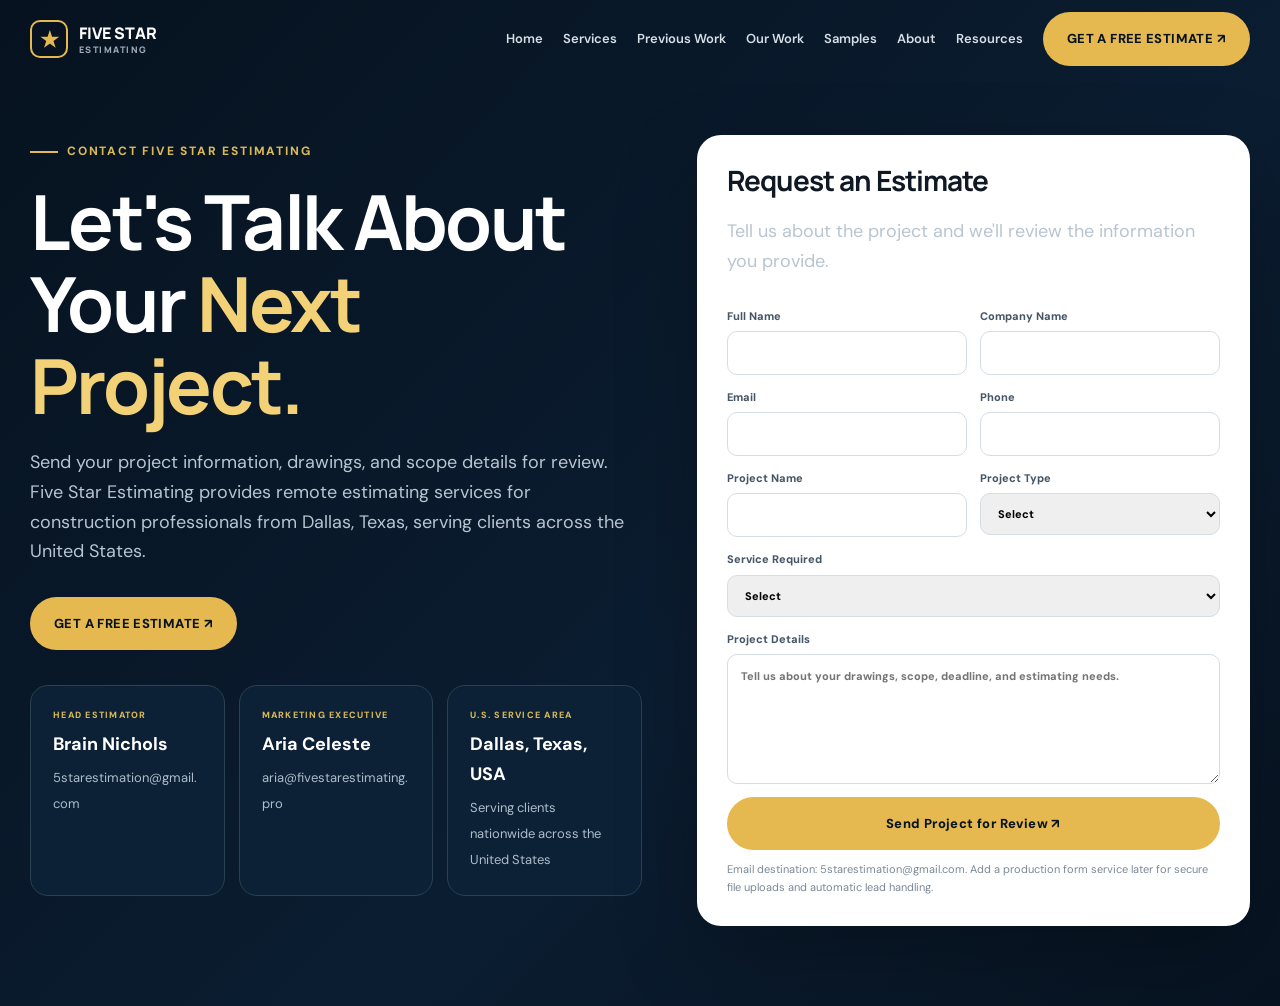
<file: contact.html>
<!DOCTYPE html>
<html lang="en">
<head>
<meta charset="UTF-8">
<meta name="viewport" content="width=device-width, initial-scale=1.0">
<title>Contact | Five Star Estimating</title>
<meta name="description" content="Contact Five Star Estimating for construction estimating, quantity takeoffs, material takeoffs, cost estimating and bid preparation support.">
<link rel="preconnect" href="https://fonts.googleapis.com">
<link rel="preconnect" href="https://fonts.gstatic.com" crossorigin>
<link href="https://fonts.googleapis.com/css2?family=DM+Sans:wght@400;500;600;700&family=Manrope:wght@500;600;700;800&display=swap" rel="stylesheet">
<link rel="stylesheet" href="style.css">
<style>
.contact-page{min-height:100vh;background:linear-gradient(135deg,#06121f,#0b1d31 60%,#071321);color:#fff;padding:135px 0 80px}
.contact-hero{display:grid;grid-template-columns:1.05fr .95fr;gap:55px;align-items:start}
.contact-hero h1{font-size:clamp(45px,6vw,76px);max-width:760px}
.contact-hero h1 em{font-style:normal;color:#f3d277}
.contact-hero>div>p{font-size:18px;color:#b8c5d1;max-width:680px;margin:22px 0 30px}
.contact-grid{display:grid;grid-template-columns:repeat(3,1fr);gap:14px;margin-top:35px}
.contact-card{background:#0c2135;border:1px solid #294152;border-radius:18px;padding:22px}
.contact-card .small{display:block;font-size:9px;letter-spacing:.14em;color:#d9b957;font-weight:800;margin-bottom:7px}
.contact-card strong{display:block;font-size:18px;margin-bottom:4px}
.contact-card a,.contact-card span{color:#aebdc9;font-size:13px;word-break:break-word}
.contact-card a:hover{color:#f3d277}
.contact-form-wrap{background:#fff;color:#101923;border-radius:24px;padding:30px;box-shadow:0 30px 80px rgba(0,0,0,.25)}
.contact-form-wrap h2{font-size:28px;margin-bottom:6px}
.contact-form-wrap p{font-size:13px;color:#687789;margin-bottom:20px}
.contact-form{display:grid;grid-template-columns:1fr 1fr;gap:13px}
.contact-form .full{grid-column:1/-1}
.contact-form label{display:flex;flex-direction:column;gap:6px;font-size:11px;font-weight:800;color:#465666}
.contact-form input,.contact-form select,.contact-form textarea{border:1px solid #d5dde4;border-radius:10px;padding:12px 13px;outline:0}
.contact-form textarea{min-height:130px;resize:vertical}
.contact-note{font-size:11px!important;color:#7a8896!important;margin:10px 0 0!important}
@media(max-width:950px){.contact-hero{grid-template-columns:1fr}}
@media(max-width:650px){.contact-grid{grid-template-columns:1fr}.contact-form{grid-template-columns:1fr}.contact-form .full{grid-column:auto}.contact-page{padding-top:115px}}
</style>
</head>
<body>
<header id="header">
  <div class="container nav">
    <a class="logo" href="index.html" aria-label="Five Star Estimating home">
      <span class="logo-mark"></span><span>FIVE STAR<small>ESTIMATING</small></span>
    </a>
    <nav class="navlinks" aria-label="Main navigation">
      <a href="index.html">Home</a><a href="index.html#services">Services</a><a href="samples.html">Previous Work</a><a href="index.html#portfolio">Our Work</a>
      <a href="index.html#samples">Samples</a><a href="index.html#about">About</a><a href="index.html#resources">Resources</a>
      <a class="btn btn-gold" href="contact.html">GET A FREE ESTIMATE ↗</a>
    </nav>
    <a class="menu" href="index.html" aria-label="Return home">←</a>
  </div>
</header>
<main class="contact-page">
  <div class="container contact-hero">
    <div>
      <div class="eyebrow" style="color:#d9b957">Contact Five Star Estimating</div>
      <h1>Let's Talk About Your <em>Next Project.</em></h1>
      <p>Send your project information, drawings, and scope details for review. Five Star Estimating provides remote estimating services for construction professionals from Dallas, Texas, serving clients across the United States.</p>
      <div style="margin:22px 0 6px"><a class="btn btn-gold" href="#request-form">GET A FREE ESTIMATE ↗</a></div>
      <div class="contact-grid">
        <article class="contact-card"><span class="small">HEAD ESTIMATOR</span><strong>Brain Nichols</strong><a href="mailto:5starestimation@gmail.com">5starestimation@gmail.com</a></article>
        <article class="contact-card"><span class="small">MARKETING EXECUTIVE</span><strong>Aria Celeste</strong><a href="mailto:aria@fivestarestimating.pro">aria@fivestarestimating.pro</a></article>
        <article class="contact-card"><span class="small">U.S. SERVICE AREA</span><strong>Dallas, Texas, USA</strong><span>Serving clients nationwide across the United States</span></article>
      </div>
    </div>
    <div class="contact-form-wrap">
      <h2>Request an Estimate</h2>
      <p>Tell us about the project and we'll review the information you provide.</p>
      <form id="request-form" class="contact-form" action="mailto:5starestimation@gmail.com" method="post" enctype="text/plain">
        <label>Full Name<input name="Full Name" required></label>
        <label>Company Name<input name="Company Name"></label>
        <label>Email<input type="email" name="Email" required></label>
        <label>Phone<input name="Phone"></label>
        <label>Project Name<input name="Project Name"></label>
        <label>Project Type<select name="Project Type"><option value="">Select</option><option>Commercial</option><option>Residential</option><option>General Contractor</option><option>Subcontractor</option><option>Trade Project</option></select></label>
        <label class="full">Service Required<select name="Service Required"><option value="">Select</option><option>Quantity Takeoff</option><option>Material Takeoff</option><option>Construction Cost Estimating</option><option>Bid Preparation</option><option>Electrical Estimating</option><option>Plumbing Estimating</option><option>GC Estimating</option></select></label>
        <label class="full">Project Details<textarea name="Project Details" placeholder="Tell us about your drawings, scope, deadline, and estimating needs."></textarea></label>
        <button class="btn btn-gold full" type="submit">Send Project for Review ↗</button>
      </form>
      <p class="contact-note">Email destination: 5starestimation@gmail.com. Add a production form service later for secure file uploads and automatic lead handling.</p>
    </div>
  </div>
</main>
<script src="script.js" defer></script>
</body>
</html>
</file>
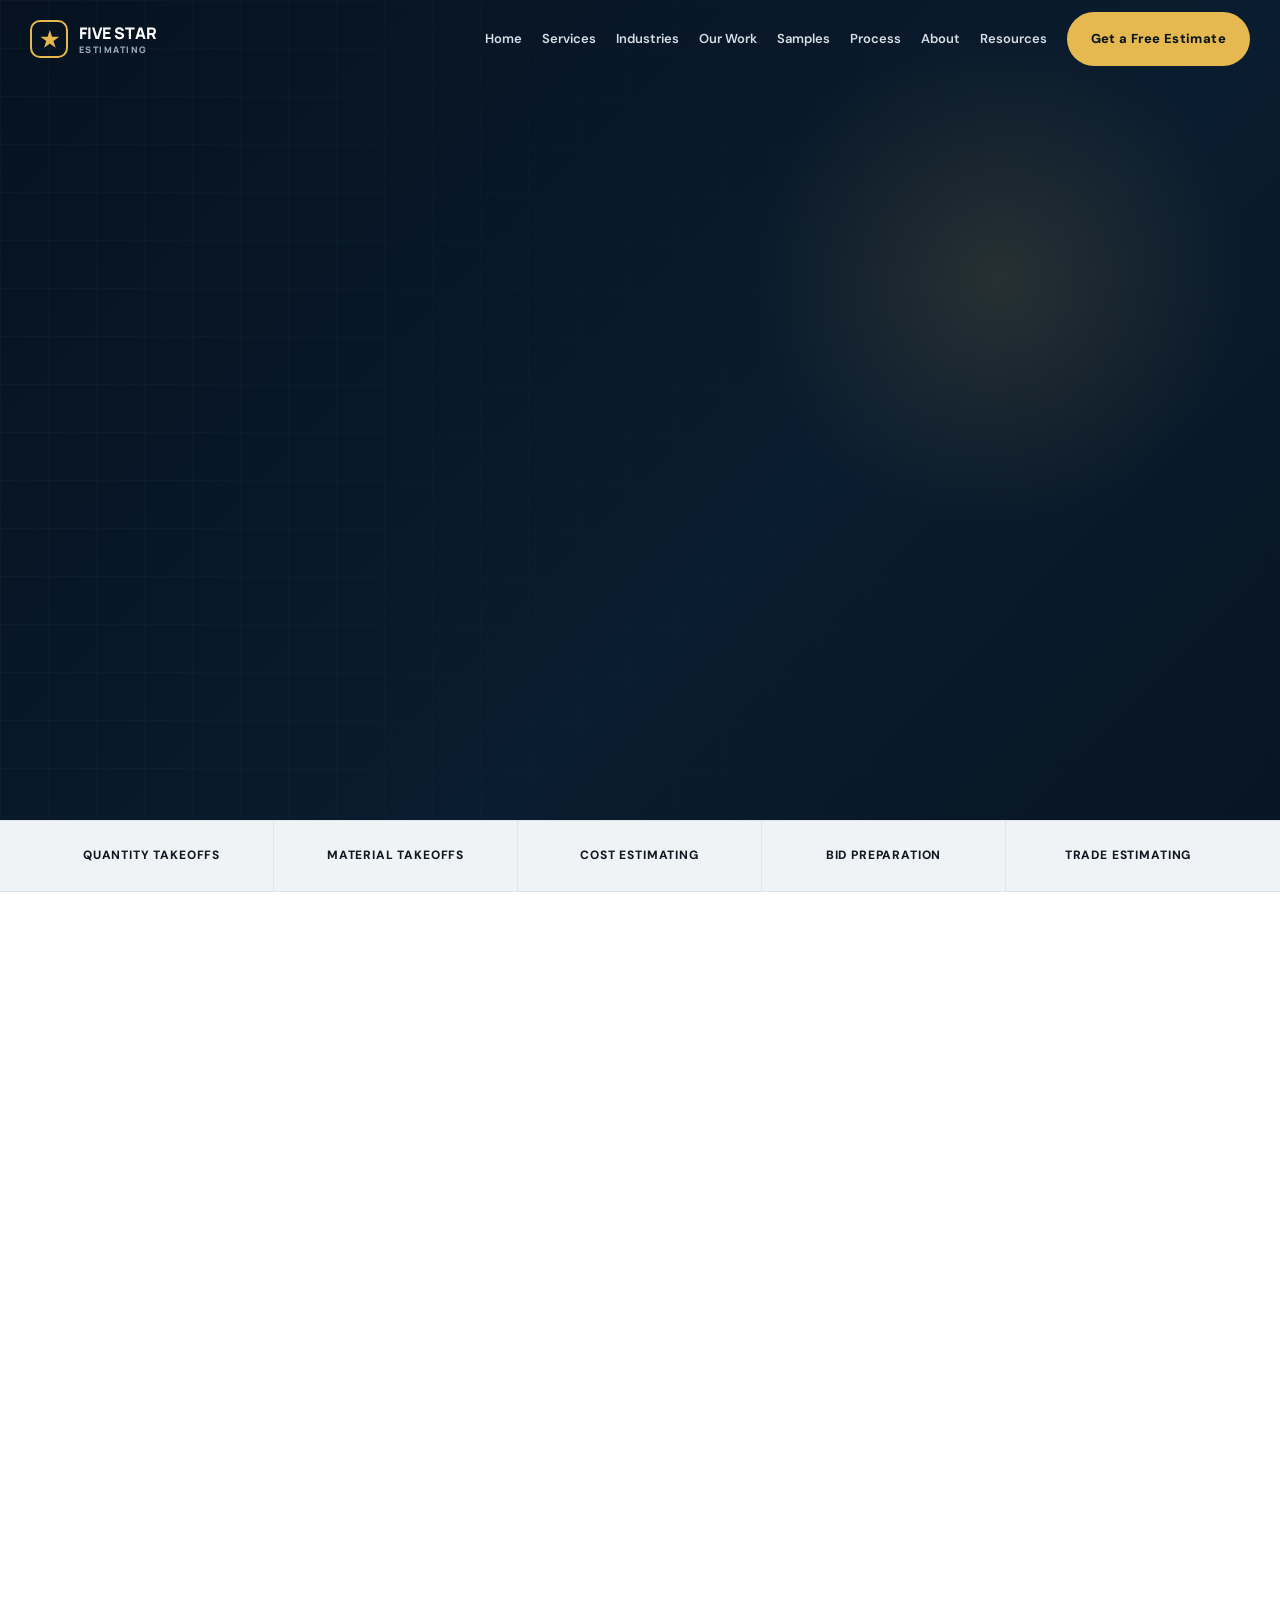
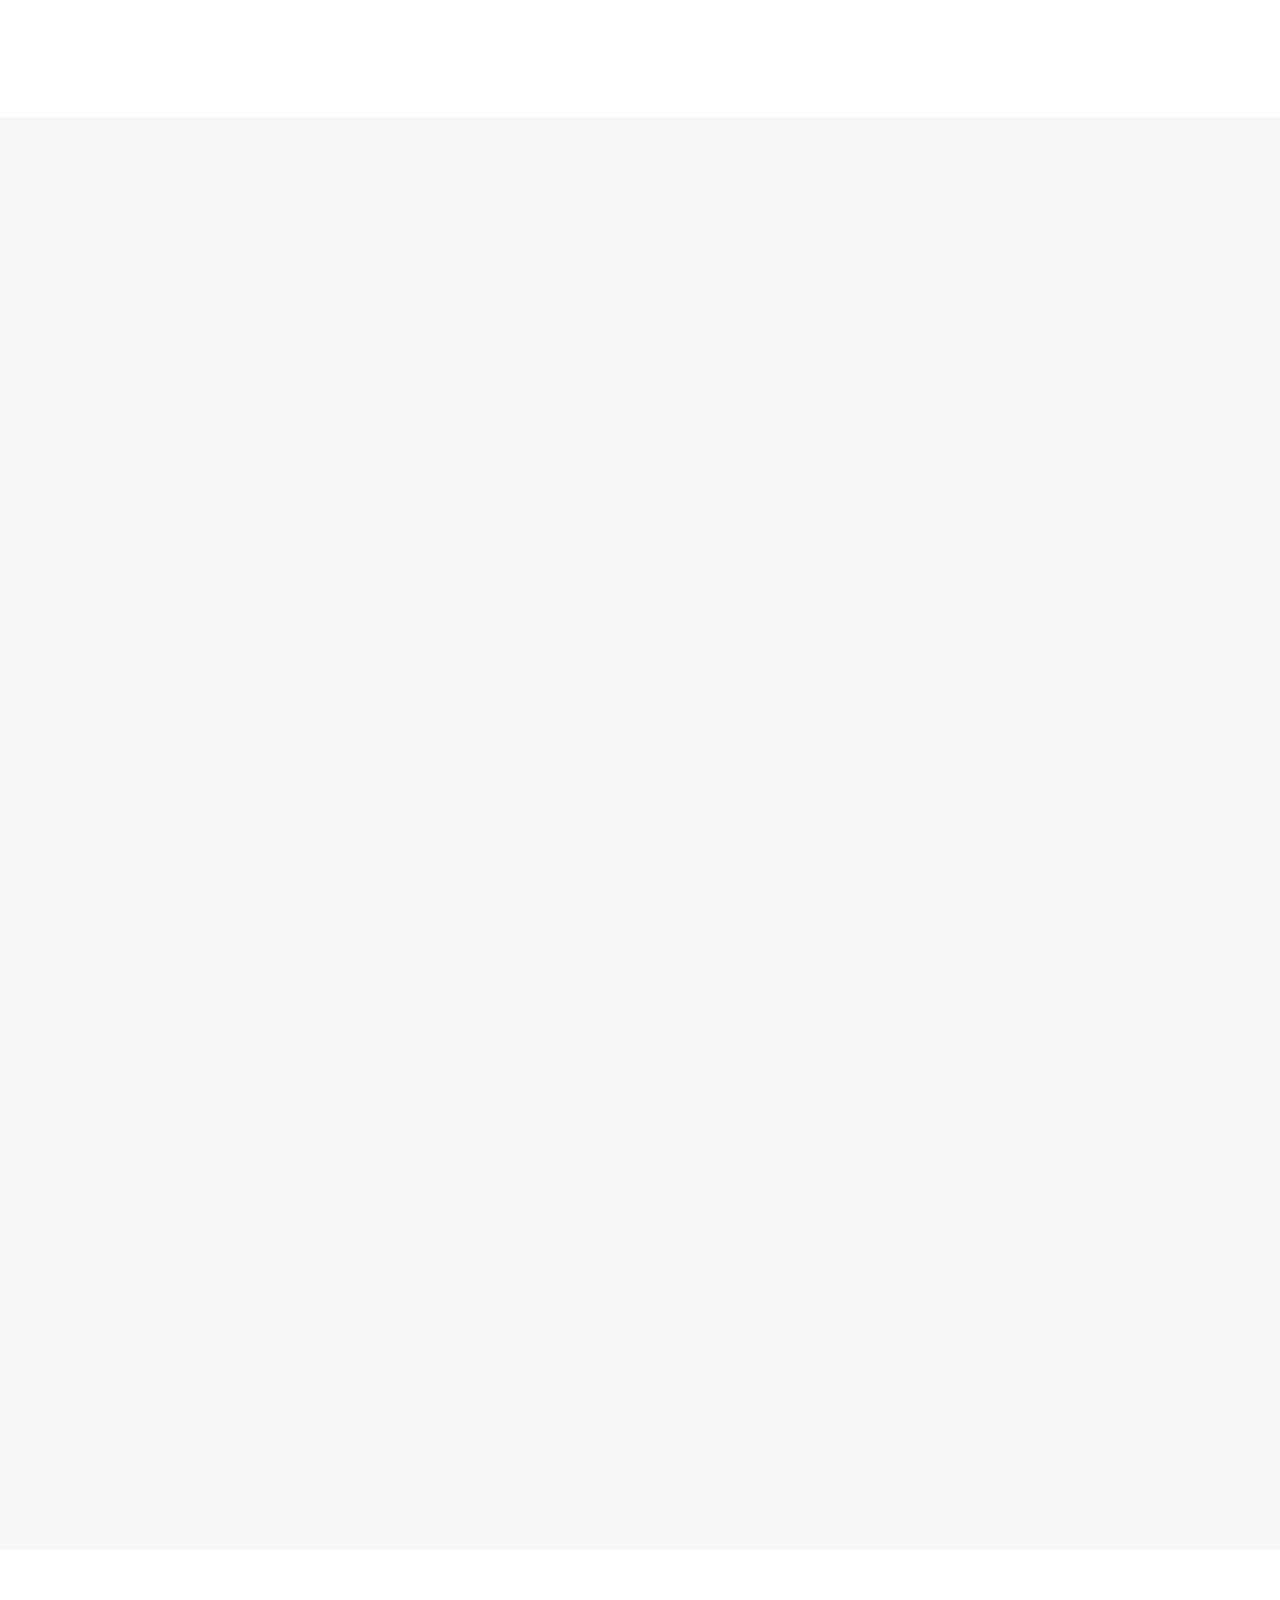
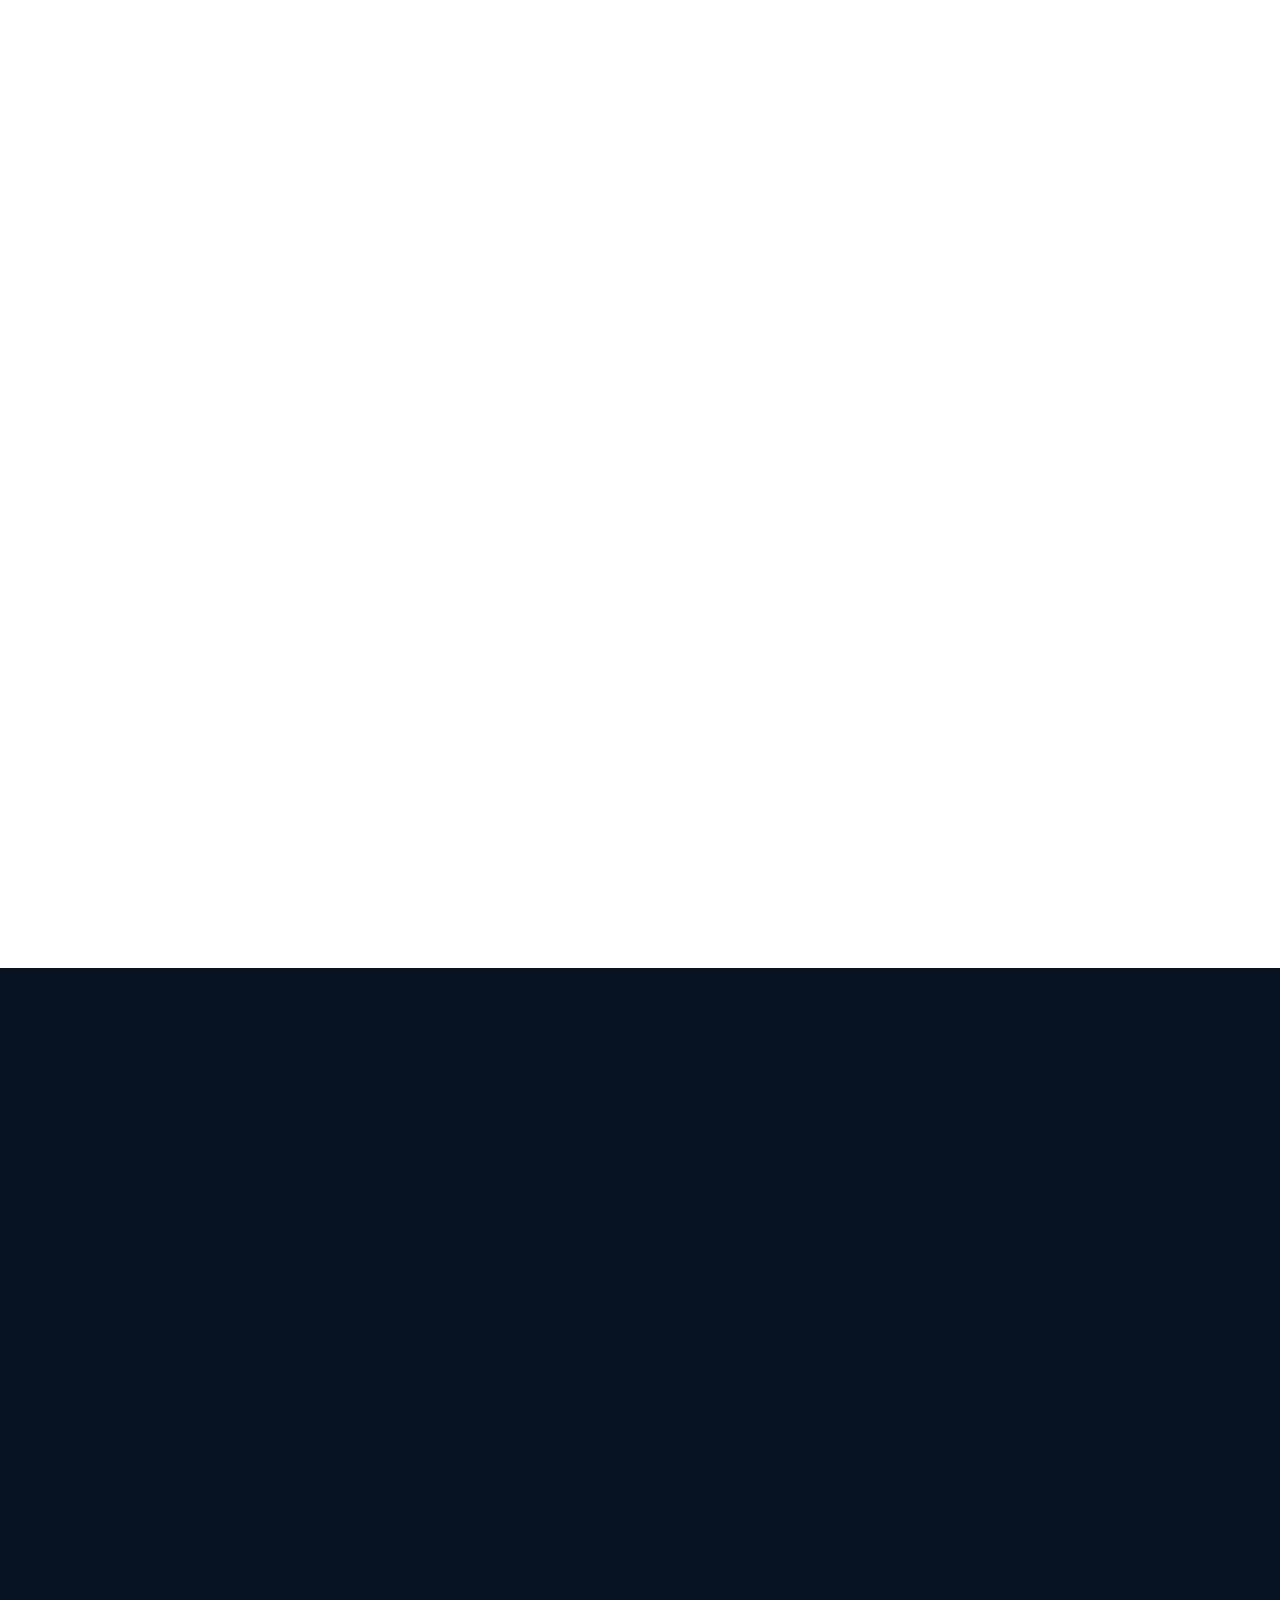
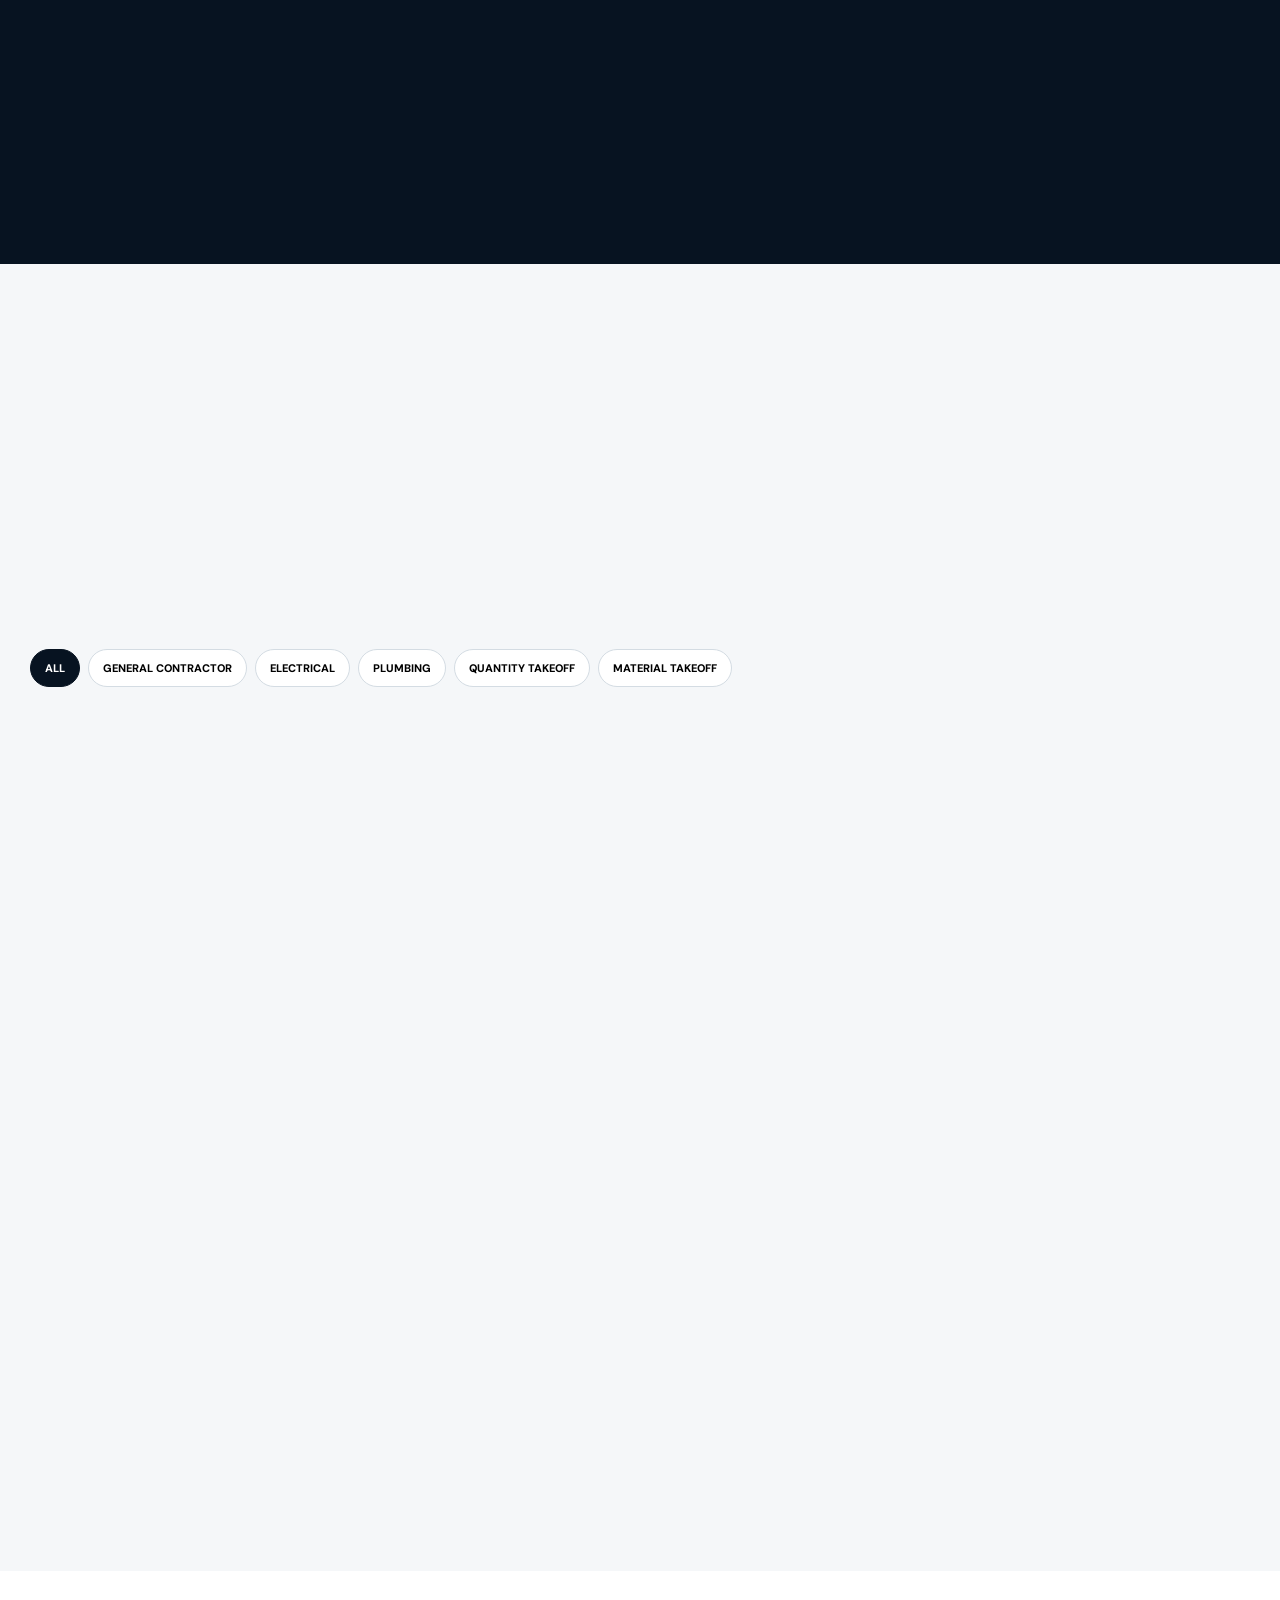
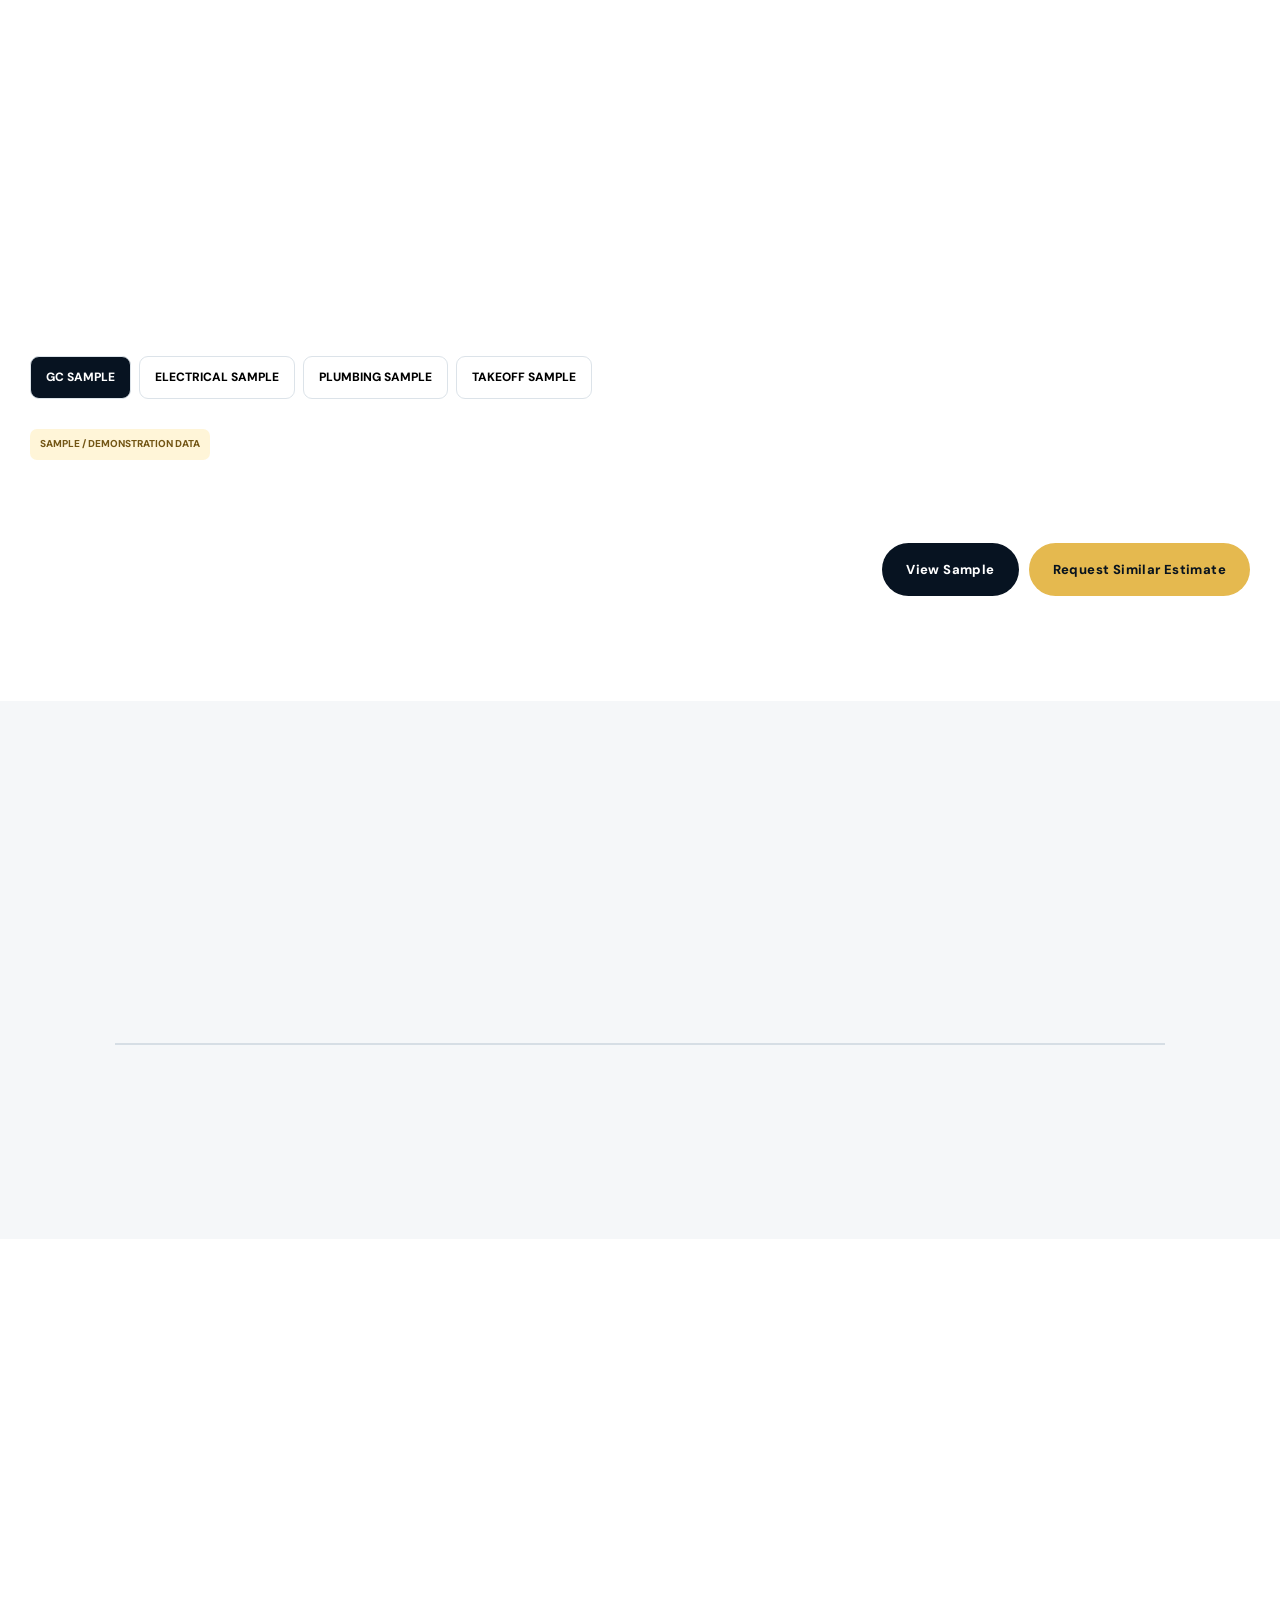
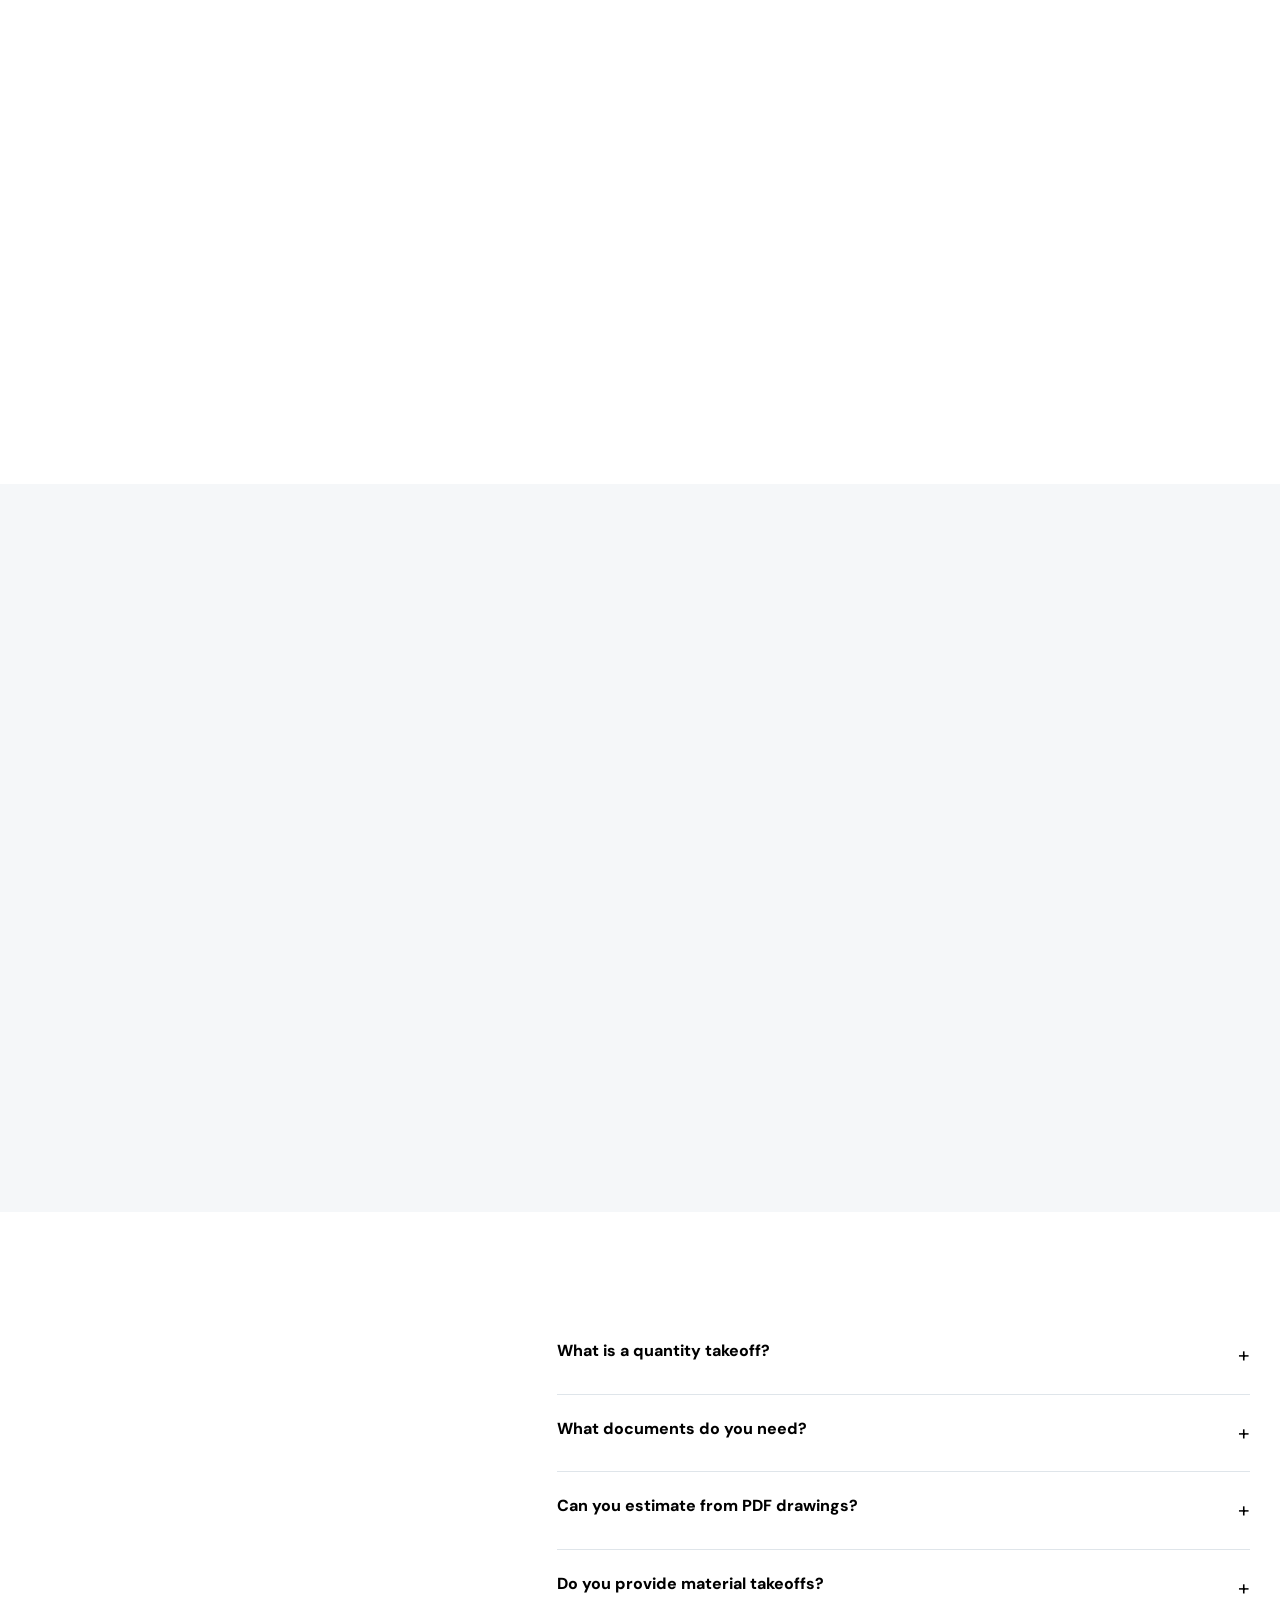
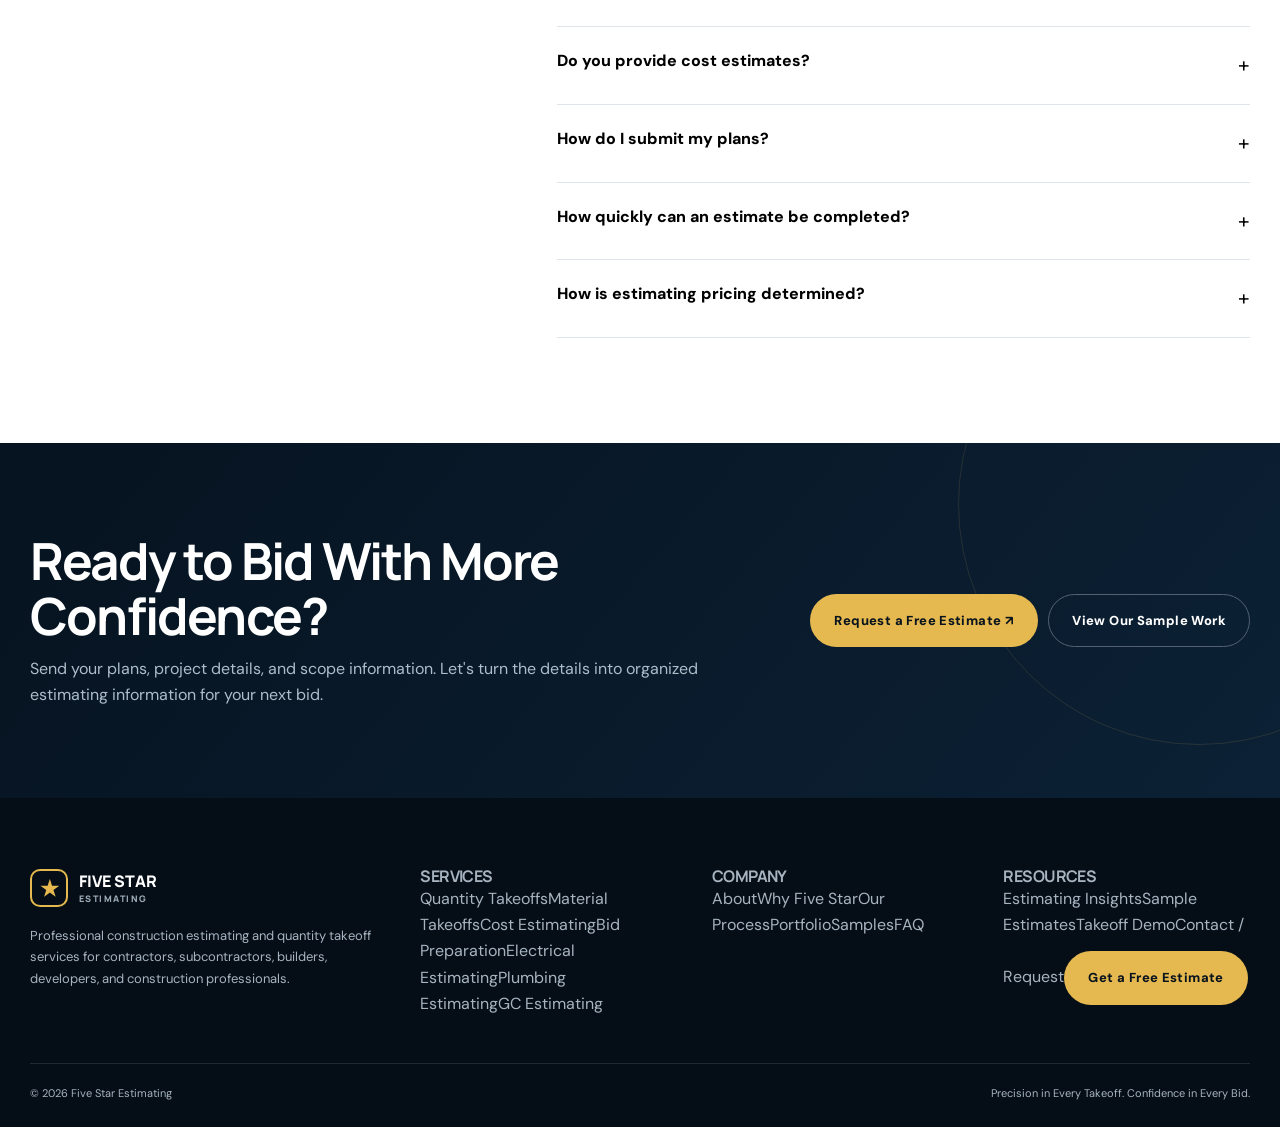
<file: Index.html.html>
<!DOCTYPE html>
<html lang="en">
<head>
<meta charset="UTF-8">
<meta name="viewport" content="width=device-width, initial-scale=1.0">
<title>Five Star Estimating | Construction Estimating & Quantity Takeoffs</title>
<meta name="description" content="Five Star Estimating provides professional construction estimating, quantity takeoffs, material takeoffs, cost estimating and bid preparation support.">
<meta name="keywords" content="construction estimating, quantity takeoff services, material takeoff, construction cost estimating, contractor estimating, electrical estimating, plumbing estimating, bid preparation">
<meta name="theme-color" content="#071321">
<meta property="og:title" content="Five Star Estimating">
<meta property="og:description" content="Precision in Every Takeoff. Confidence in Every Bid.">
<meta property="og:type" content="website">
<link rel="preconnect" href="https://fonts.googleapis.com">
<link rel="preconnect" href="https://fonts.gstatic.com" crossorigin>
<link href="https://fonts.googleapis.com/css2?family=DM+Sans:wght@400;500;600;700&family=Manrope:wght@500;600;700;800&display=swap" rel="stylesheet">

<style>
:root{
  --navy:#071321;--navy2:#0b1d31;--ink:#101923;--gold:#e5b94f;
  --gold2:#f3d277;--white:#fff;--off:#f5f7f9;--muted:#687789;
  --line:#dce3e9;--radius:20px;--shadow:0 18px 55px rgba(4,17,30,.12);
  --max:1220px;
}
*{box-sizing:border-box;margin:0;padding:0}
html{scroll-behavior:smooth}
body{font-family:"DM Sans",sans-serif;color:var(--ink);background:var(--white);line-height:1.65;overflow-x:hidden}
body.no-scroll{overflow:hidden}
h1,h2,h3,h4{font-family:Manrope,sans-serif;line-height:1.08;letter-spacing:-.035em}
a{text-decoration:none;color:inherit}
button,input,select,textarea{font:inherit}
button{cursor:pointer}
img{max-width:100%;display:block}
.container{width:min(calc(100% - 40px),var(--max));margin:auto}
.section{padding:105px 0}
.eyebrow{display:inline-flex;align-items:center;gap:9px;font-size:12px;font-weight:800;letter-spacing:.15em;text-transform:uppercase;color:#9a7620;margin-bottom:18px}
.eyebrow:before{content:"";width:28px;height:2px;background:var(--gold)}
.section-title{font-size:clamp(34px,4.2vw,58px);max-width:780px}
.section-copy{color:var(--muted);max-width:700px;margin-top:18px;font-size:17px}
.dark{background:var(--navy);color:white}
.dark .section-copy{color:#aab7c5}
.btn{display:inline-flex;align-items:center;justify-content:center;gap:10px;border:1px solid transparent;border-radius:999px;padding:15px 23px;font-weight:800;font-size:13px;letter-spacing:.03em;transition:.25s ease}
.btn-gold{background:var(--gold);color:#08131e}
.btn-gold:hover{background:var(--gold2);transform:translateY(-2px);box-shadow:0 12px 28px rgba(229,185,79,.25)}
.btn-dark{background:var(--navy);color:#fff}
.btn-dark:hover{transform:translateY(-2px)}
.btn-outline{border-color:#cfd7df;background:transparent}
.btn-outline:hover{border-color:var(--gold);color:#8a6818}
.btn-white{border-color:#526272;color:white;background:transparent}
.btn-white:hover{border-color:var(--gold);color:var(--gold2)}
.btn-link{padding:0;border:0;background:none;font-weight:800;color:#8b681b}
.btn-link span{transition:.2s}.btn-link:hover span{margin-left:5px}
header{position:fixed;z-index:1000;top:0;left:0;right:0;height:78px;display:flex;align-items:center;transition:.3s}
header.scrolled{background:rgba(7,19,33,.9);backdrop-filter:blur(16px);height:68px;box-shadow:0 5px 25px rgba(0,0,0,.14)}
.nav{display:flex;align-items:center;justify-content:space-between;gap:25px}
.logo{display:flex;align-items:center;gap:11px;color:#fff;font-family:Manrope;font-weight:800;white-space:nowrap}
.logo-mark{width:38px;height:38px;border:2px solid var(--gold);border-radius:10px;display:grid;place-items:center;position:relative}
.logo-mark:after{content:"★";color:var(--gold);font-size:21px}
.logo small{display:block;font-size:9px;letter-spacing:.16em;color:#9eacb9;margin-top:-3px}
.navlinks{display:flex;align-items:center;gap:20px;color:#d6dee6;font-size:13px;font-weight:600}
.navlinks a{transition:.2s}.navlinks a:hover{color:var(--gold2)}
.menu{display:none;background:none;border:0;color:#fff;font-size:27px}
.hero{min-height:820px;background:
 radial-gradient(circle at 78% 34%,rgba(229,185,79,.13),transparent 22%),
 linear-gradient(135deg,#06121f,#0a1c2f 62%,#081522);
 color:#fff;position:relative;display:flex;align-items:center;padding:150px 0 90px;overflow:hidden}
.grid-bg{position:absolute;inset:0;opacity:.13;background-image:linear-gradient(rgba(180,205,220,.25) 1px,transparent 1px),linear-gradient(90deg,rgba(180,205,220,.25) 1px,transparent 1px);background-size:48px 48px;mask-image:linear-gradient(90deg,black,transparent 85%)}
.hero .container{position:relative;z-index:2}
.hero-grid{display:grid;grid-template-columns:1fr 1fr;gap:55px;align-items:center}
.hero h1{font-size:clamp(45px,6.2vw,82px);max-width:780px}
.hero h1 em{font-style:normal;color:var(--gold2)}
.hero p{font-size:18px;color:#b8c5d1;max-width:650px;margin:24px 0 30px}
.hero-actions{display:flex;gap:12px;flex-wrap:wrap}
.trust-mini{display:flex;gap:18px;flex-wrap:wrap;margin-top:31px;color:#cbd4dd;font-size:12px}
.trust-mini span{display:flex;gap:7px;align-items:center}.trust-mini i{color:var(--gold);font-style:normal}
.hero-visual{min-height:500px;position:relative;display:grid;place-items:center;perspective:900px}
.building{width:340px;height:390px;position:relative;transform:rotateY(-12deg) rotateX(5deg);animation:float 7s ease-in-out infinite}
@keyframes float{50%{transform:rotateY(-8deg) rotateX(2deg) translateY(-13px)}}
.floor{position:absolute;left:15%;right:12%;height:50px;border:1px solid rgba(222,235,245,.35);background:linear-gradient(90deg,rgba(64,103,132,.22),rgba(229,185,79,.09));transform:skewY(-5deg);box-shadow:0 0 20px rgba(90,150,190,.08)}
.floor:nth-child(1){top:12%}.floor:nth-child(2){top:25%}.floor:nth-child(3){top:38%}.floor:nth-child(4){top:51%}.floor:nth-child(5){top:64%}.floor:nth-child(6){top:77%}
.column{position:absolute;bottom:0;width:7px;height:90%;background:linear-gradient(#a9bdcc55,#e5b94f55);left:24%}.column.c2{left:48%}.column.c3{left:72%}
.ground{position:absolute;bottom:6%;left:5%;width:90%;height:4px;background:var(--gold);box-shadow:0 0 30px #e5b94f77}
.float-tag{position:absolute;padding:9px 12px;background:rgba(5,16,27,.82);border:1px solid #415363;border-radius:10px;font-size:10px;letter-spacing:.12em;color:#d9e2ea;backdrop-filter:blur(8px);animation:tagfloat 5s ease-in-out infinite}
.float-tag b{display:block;color:var(--gold2);font-size:12px;margin-top:2px}
@keyframes tagfloat{50%{transform:translateY(-8px)}}.t1{top:12%;left:0}.t2{top:35%;right:-5%;animation-delay:1s}.t3{bottom:25%;left:3%;animation-delay:2s}.t4{bottom:9%;right:4%;animation-delay:3s}
.section-head{display:flex;justify-content:space-between;gap:30px;align-items:end;margin-bottom:45px}
.trustbar{background:#f0f3f5;border-top:1px solid #dfe5ea;border-bottom:1px solid #dfe5ea}
.trustbar .container{display:grid;grid-template-columns:repeat(5,1fr)}
.trustitem{padding:25px 16px;text-align:center;border-right:1px solid #dfe5ea;font-size:12px;font-weight:800;letter-spacing:.07em;text-transform:uppercase}
.trustitem:last-child{border:0}
.intro-grid{display:grid;grid-template-columns:1.05fr .95fr;gap:70px;align-items:center}
.blueprint-card{height:420px;border-radius:28px;background:#0a1b2c;overflow:hidden;position:relative;box-shadow:var(--shadow);border:1px solid #243b50}
.blueprint-card:before{content:"";position:absolute;inset:0;background-image:linear-gradient(#9fb8ca18 1px,transparent 1px),linear-gradient(90deg,#9fb8ca18 1px,transparent 1px);background-size:36px 36px}
.plan-lines{position:absolute;inset:14%;border:1px solid #9eb5c633;transform:rotate(-2deg)}
.plan-lines:before,.plan-lines:after{content:"";position:absolute;border:1px solid #d8e4ed44}
.plan-lines:before{inset:12% 25% 35% 8%}.plan-lines:after{inset:55% 8% 12% 34%}
.dimension{position:absolute;color:#8fa8b9;font-size:10px;letter-spacing:.12em}.d1{top:12%;left:14%}.d2{right:13%;top:45%;writing-mode:vertical-rl}.d3{bottom:14%;left:40%}
.stat-grid{display:grid;grid-template-columns:repeat(2,1fr);gap:12px;margin-top:27px}
.stat{padding:18px;border:1px solid var(--line);border-radius:15px;background:#fff}.stat strong{display:block;font-family:Manrope;font-size:24px}.stat span{font-size:12px;color:var(--muted)}
.services{background:var(--off)}
.service-grid{display:grid;grid-template-columns:repeat(3,1fr);gap:15px}
.card{background:#fff;border:1px solid var(--line);border-radius:18px;padding:26px;transition:.3s;position:relative;overflow:hidden}
.card:hover{transform:translateY(-6px);box-shadow:var(--shadow);border-color:#cbd5dd}
.service-no{font-size:11px;color:#a37a1a;font-weight:800;letter-spacing:.12em}.service-card h3{font-size:21px;margin:18px 0 9px}.service-card p{color:var(--muted);font-size:14px;min-height:68px}.service-card .arrow{position:absolute;right:23px;bottom:25px;color:#8d6a1e}
.takeoff-wrap{display:grid;grid-template-columns:1.25fr .75fr;gap:25px;align-items:stretch}
.plan-view{min-height:530px;background:#10283a;border-radius:25px;position:relative;overflow:hidden;border:1px solid #294458}
.plan-view:before{content:"";position:absolute;inset:0;background-image:linear-gradient(#8da9ba18 1px,transparent 1px),linear-gradient(90deg,#8da9ba18 1px,transparent 1px);background-size:34px 34px}
.plan-sheet{position:absolute;inset:8% 9%;border:1px solid #c4d7e144;background:#f2f4f3e8;transform:rotate(-1deg);color:#1b2b37;box-shadow:0 18px 50px #0005}
.plan-room{position:absolute;border:2px solid #657886;display:flex;align-items:center;justify-content:center;font-size:10px;color:#425663}
.r1{left:9%;top:13%;width:35%;height:31%}.r2{left:46%;top:13%;width:45%;height:31%}.r3{left:9%;top:44%;width:55%;height:43%}.r4{left:64%;top:44%;width:27%;height:43%}
.measure{position:absolute;height:2px;background:#d9a930;box-shadow:0 0 10px #d9a93077;z-index:3}.measure:after{content:"";position:absolute;right:0;top:-4px;width:10px;height:10px;border-right:2px solid #d9a930;border-top:2px solid #d9a930;transform:rotate(45deg)}
.m1{width:26%;left:18%;top:38%;transform:rotate(90deg)}.m2{width:34%;left:31%;top:72%}.m3{width:20%;left:68%;top:50%;transform:rotate(90deg)}
.callout{position:absolute;z-index:5;padding:8px 10px;border-radius:8px;background:#071321e8;color:#fff;font-size:10px;border:1px solid #6e7d8b}.callout b{color:var(--gold2);display:block}.co1{top:23%;left:25%}.co2{top:64%;left:52%}.co3{top:31%;right:5%}
.takeoff-panel{background:#f4f6f8;border:1px solid var(--line);border-radius:25px;padding:28px}
.panel-list{margin:23px 0}.panel-row{display:flex;justify-content:space-between;padding:15px 0;border-bottom:1px solid var(--line);font-size:13px}.panel-row b{font-size:14px}.demo-note{padding:13px;border-radius:10px;background:#fff7df;color:#7b5b16;font-size:11px;margin-top:20px}
.dark-grid{display:grid;grid-template-columns:1fr 1fr;gap:60px;align-items:center}
.why-grid{display:grid;grid-template-columns:repeat(2,1fr);gap:12px;margin-top:32px}
.why-card{padding:22px;border:1px solid #26394a;border-radius:16px;background:#0b1d2e}.why-card strong{display:block;color:#fff;margin-bottom:7px}.why-card p{font-size:13px;color:#91a2b2}
.dashboard{background:#fff;border-radius:25px;padding:25px;box-shadow:0 25px 60px #0002}
.dash-top{display:flex;justify-content:space-between;gap:20px;margin-bottom:20px}.dash-top span{font-size:11px;color:#7c8995}.dash-top b{display:block;font-size:18px}
.dash-grid{display:grid;grid-template-columns:repeat(3,1fr);gap:10px}.dash-stat{padding:17px;background:#f5f7f9;border-radius:13px}.dash-stat span{font-size:10px;color:#7a8794}.dash-stat strong{display:block;font-size:21px;margin-top:4px}
.bar{height:9px;background:#e6ebef;border-radius:99px;margin-top:22px;overflow:hidden}.bar i{display:block;height:100%;width:72%;background:var(--gold);border-radius:99px}
.portfolio{background:var(--off)}
.filters{display:flex;gap:8px;flex-wrap:wrap;margin-bottom:28px}.filter{border:1px solid #d4dce3;background:white;padding:9px 14px;border-radius:999px;font-size:11px;font-weight:800;cursor:pointer}.filter.active{background:var(--navy);color:white;border-color:var(--navy)}
.project-grid{display:grid;grid-template-columns:repeat(2,1fr);gap:18px}
.project{min-height:310px;background:#fff;border-radius:20px;overflow:hidden;border:1px solid var(--line);display:flex;flex-direction:column}.project-visual{height:175px;background:#102334;position:relative;overflow:hidden;padding:20px}.project-visual:before{content:"";position:absolute;inset:0;background-image:linear-gradient(#d6e4ec12 1px,transparent 1px),linear-gradient(90deg,#d6e4ec12 1px,transparent 1px);background-size:26px 26px}
.sheet-mini{position:absolute;background:#edf1f0;left:12%;top:13%;width:72%;height:74%;transform:rotate(-3deg);box-shadow:0 10px 25px #0005}.sheet-mini:before{content:"";position:absolute;inset:12%;border:1px solid #82929e}.project-body{padding:21px}.tag{font-size:10px;color:#8d691c;font-weight:800;letter-spacing:.1em;text-transform:uppercase}.project h3{font-size:21px;margin:7px 0}.project p{font-size:13px;color:var(--muted);margin-bottom:15px}
.sample{background:white}.sample-tabs{display:flex;gap:8px;flex-wrap:wrap;margin:30px 0}.sample-tab{padding:11px 15px;border-radius:9px;border:1px solid var(--line);background:#fff;font-size:12px;font-weight:800}.sample-tab.active{background:var(--navy);color:#fff}
.table-shell{border:1px solid var(--line);border-radius:18px;overflow:auto;box-shadow:var(--shadow)}table{border-collapse:collapse;width:100%;min-width:850px;font-size:12px}th{background:#0d2033;color:#fff;text-align:left;padding:15px}td{padding:14px;border-bottom:1px solid #e5e9ed}tr:hover td{background:#faf7ed}.sample-badge{display:inline-block;background:#fff5d8;color:#735615;padding:7px 10px;border-radius:7px;font-size:10px;font-weight:800;margin-bottom:13px}
.process{background:#f5f7f9}.timeline{display:grid;grid-template-columns:repeat(7,1fr);gap:8px;position:relative}.timeline:before{content:"";height:2px;background:#d6dee5;position:absolute;left:7%;right:7%;top:31px}.step{position:relative;text-align:center}.step-dot{width:62px;height:62px;border-radius:50%;background:#fff;border:2px solid #d5dee5;display:grid;place-items:center;margin:auto;position:relative;z-index:1;font-family:Manrope;font-weight:800}.step:nth-child(7) .step-dot{background:var(--gold);border-color:var(--gold)}.step b{display:block;font-size:13px;margin-top:15px}.step small{display:block;color:var(--muted);font-size:11px;margin-top:5px}
.deliver-grid{display:grid;grid-template-columns:repeat(3,1fr);gap:13px}.deliver{padding:24px;border:1px solid var(--line);border-radius:15px}.deliver span{font-size:22px;color:#a1781d}.deliver h3{font-size:16px;margin:10px 0 5px}.deliver p{font-size:12px;color:var(--muted)}
.industry-grid{display:grid;grid-template-columns:repeat(4,1fr);gap:12px}.industry{min-height:150px;padding:22px;background:#fff;border:1px solid var(--line);border-radius:17px;display:flex;flex-direction:column;justify-content:end;transition:.25s}.industry:hover{transform:translateY(-5px);box-shadow:var(--shadow)}.industry b{font-size:16px}.industry span{font-size:11px;color:var(--muted);margin-top:6px}
.faq-grid{display:grid;grid-template-columns:.8fr 1.2fr;gap:65px}.faq-item{border-bottom:1px solid #dfe5ea}.faq-q{width:100%;border:0;background:none;text-align:left;padding:21px 0;font-weight:800;display:flex;justify-content:space-between;gap:15px}.faq-q span{font-size:21px;font-weight:400}.faq-a{max-height:0;overflow:hidden;color:var(--muted);font-size:14px;transition:max-height .3s ease}.faq-item.open .faq-a{max-height:180px;padding-bottom:20px}.faq-item.open .faq-q span{transform:rotate(45deg)}
.cta{padding:90px 0;background:linear-gradient(130deg,#061320,#0c2135);color:white;position:relative;overflow:hidden}.cta:after{content:"";position:absolute;width:480px;height:480px;border:1px solid #d5b35b22;border-radius:50%;right:-160px;top:-180px}.cta .container{position:relative;z-index:1;display:flex;justify-content:space-between;align-items:center;gap:30px}.cta h2{font-size:clamp(35px,4vw,58px);max-width:750px}.cta p{color:#aebdca;margin-top:12px;max-width:720px}
footer{background:#050e17;color:#a7b4c0;padding:70px 0 25px}.footer-grid{display:grid;grid-template-columns:1.4fr repeat(3,1fr);gap:45px}.footer-brand .logo{margin-bottom:18px}.footer-brand p{font-size:13px;max-width:350px}.footer h4{font-size:12px;color:#fff;letter-spacing:.12em;margin-bottom:16px}.footer a{display:block;font-size:12px;margin:9px 0}.footer a:hover{color:var(--gold)}.copyright{border-top:1px solid #1d2a36;margin-top:45px;padding-top:20px;display:flex;justify-content:space-between;font-size:11px}
.modal{position:fixed;inset:0;background:rgba(2,9,15,.83);z-index:2000;display:none;place-items:center;padding:25px}.modal.open{display:grid}.modal-box{background:#fff;border-radius:20px;max-width:1050px;width:100%;max-height:90vh;overflow:auto;position:relative}.close{position:absolute;right:17px;top:14px;width:38px;height:38px;border-radius:50%;border:0;background:#071321;color:#fff;font-size:21px;z-index:2}.modal-head{padding:28px 30px;border-bottom:1px solid var(--line)}.modal-head h3{font-size:27px}.modal-content{padding:30px}.viewer{height:470px;background:#102638;border-radius:14px;position:relative;overflow:hidden}.viewer-sheet{position:absolute;inset:8%;background:#f2f3f1;transform:rotate(-2deg);box-shadow:0 20px 50px #0005;padding:35px;color:#24313a}.viewer-sheet h4{font-size:20px}.viewer-lines{height:3px;background:#8898a2;margin:20px 0}.viewer-lines:nth-child(3){width:60%}.viewer-grid{display:grid;grid-template-columns:repeat(4,1fr);gap:9px}.viewer-grid div{height:45px;border:1px solid #b5c0c7}.viewer-stamp{position:absolute;right:5%;bottom:7%;border:2px solid #b68b25;color:#8c681b;padding:8px 15px;font-weight:900;transform:rotate(-8deg)}
.form-modal{max-width:850px}.form-body{padding:30px}.progress{height:6px;background:#e7ebee;border-radius:99px;overflow:hidden;margin:10px 0 30px}.progress i{display:block;height:100%;width:20%;background:var(--gold);transition:.3s}.form-step{display:none}.form-step.active{display:block}.form-step h3{font-size:25px;margin-bottom:20px}.form-grid{display:grid;grid-template-columns:1fr 1fr;gap:15px}.field{display:flex;flex-direction:column;gap:6px}.field.full{grid-column:1/-1}.field label{font-size:11px;font-weight:800;color:#465666}.field input,.field select,.field textarea{width:100%;border:1px solid #d5dde4;border-radius:10px;padding:12px 13px;outline:none;background:#fff}.field input:focus,.field select:focus,.field textarea:focus{border-color:#a98022;box-shadow:0 0 0 3px #e5b94f22}.field textarea{min-height:120px;resize:vertical}.form-actions{display:flex;justify-content:space-between;margin-top:25px}.success{text-align:center;padding:55px 20px}.check{width:72px;height:72px;border-radius:50%;background:#eaf6ec;color:#26743a;display:grid;place-items:center;font-size:35px;margin:0 auto 20px}
.reveal{opacity:0;transform:translateY(25px);transition:opacity .7s ease,transform .7s ease}.reveal.visible{opacity:1;transform:none}
@media(max-width:1000px){
 .navlinks{display:none}.menu{display:block}.hero-grid,.intro-grid,.dark-grid,.takeoff-wrap,.faq-grid{grid-template-columns:1fr}.hero{min-height:auto}.hero-visual{min-height:430px}.service-grid{grid-template-columns:repeat(2,1fr)}.industry-grid{grid-template-columns:repeat(2,1fr)}.footer-grid{grid-template-columns:1.5fr 1fr 1fr}.timeline{grid-template-columns:repeat(4,1fr);gap:22px}.timeline:before{display:none}
}
@media(max-width:650px){
 .container{width:min(calc(100% - 28px),var(--max))}.section{padding:75px 0}.hero{padding-top:130px}.hero h1{font-size:45px}.hero-visual{min-height:370px}.building{transform:scale(.8) rotateY(-12deg)}.float-tag{font-size:8px}.t2{right:0}.trustbar .container{grid-template-columns:repeat(2,1fr)}.trustitem{border-bottom:1px solid #dfe5ea}.service-grid,.project-grid,.deliver-grid,.industry-grid,.footer-grid{grid-template-columns:1fr}.section-head{display:block}.section-head .btn{margin-top:20px}.why-grid,.form-grid{grid-template-columns:1fr}.field.full{grid-column:auto}.dash-grid{grid-template-columns:repeat(2,1fr)}.timeline{grid-template-columns:repeat(2,1fr)}.cta .container{display:block}.cta .btn{margin-top:25px}.copyright{display:block}.copyright div+div{margin-top:8px}.viewer{height:360px}.viewer-sheet{inset:7%;padding:20px}.modal{padding:10px}.form-body,.modal-content{padding:20px}
}
@media(prefers-reduced-motion:reduce){
 html{scroll-behavior:auto}*,*:before,*:after{animation:none!important;transition:none!important}.reveal{opacity:1;transform:none}
}
</style>
</head>

<body>
<header id="header">
  <div class="container nav">
    <a class="logo" href="#home" aria-label="Five Star Estimating home">
      <span class="logo-mark"></span>
      <span>FIVE STAR<small>ESTIMATING</small></span>
    </a>
    <nav class="navlinks" aria-label="Main navigation">
      <a href="#home">Home</a><a href="#services">Services</a><a href="#industries">Industries</a>
      <a href="#portfolio">Our Work</a><a href="#samples">Samples</a><a href="#process">Process</a>
      <a href="#about">About</a><a href="#resources">Resources</a>
      <button class="btn btn-gold" onclick="openQuote()">Get a Free Estimate</button>
    </nav>
    <button class="menu" id="menuBtn" aria-label="Open menu">☰</button>
  </div>
</header>

<main id="home">
<section class="hero">
  <div class="grid-bg"></div>
  <div class="container hero-grid">
    <div class="reveal">
      <div class="eyebrow" style="color:#d9b957">Construction Estimating & Quantity Takeoffs</div>
      <h1>Precision Estimating for <em>Better Bids.</em></h1>
      <p>Accurate construction estimates, quantity takeoffs, and bid-ready reporting built around the details that matter.</p>
      <div class="hero-actions">
        <button class="btn btn-gold" onclick="openQuote()">Request a Free Estimate ↗</button>
        <a class="btn btn-white" href="#portfolio">View Our Work →</a>
      </div>
      <div class="trust-mini">
        <span><i>✓</i> Detailed Takeoffs</span><span><i>✓</i> Professional Reporting</span>
        <span><i>✓</i> Contractor-Focused</span><span><i>✓</i> Fast & Organized</span>
      </div>
    </div>
    <div class="hero-visual reveal">
      <div class="building" aria-label="Stylized transparent commercial building construction visualization">
        <div class="floor"></div><div class="floor"></div><div class="floor"></div><div class="floor"></div><div class="floor"></div><div class="floor"></div>
        <div class="column"></div><div class="column c2"></div><div class="column c3"></div><div class="ground"></div>
      </div>
      <div class="float-tag t1">QUANTITY<b>1,548 FT</b></div>
      <div class="float-tag t2">MATERIAL<b>PIPE / MEP</b></div>
      <div class="float-tag t3">SCOPE<b>PLAN REVIEW</b></div>
      <div class="float-tag t4">ESTIMATE<b>DEMO VIEW</b></div>
    </div>
  </div>
</section>

<section class="trustbar">
<div class="container">
  <div class="trustitem">Quantity Takeoffs</div><div class="trustitem">Material Takeoffs</div>
  <div class="trustitem">Cost Estimating</div><div class="trustitem">Bid Preparation</div><div class="trustitem">Trade Estimating</div>
</div>
</section>

<section class="section" id="about">
<div class="container intro-grid">
  <div class="blueprint-card reveal" aria-label="Blueprint visualization">
    <div class="plan-lines"></div><span class="dimension d1">A-101 · PLAN REVIEW</span>
    <span class="dimension d2">SCALE / DIMENSIONS</span><span class="dimension d3">SCOPE ZONE →</span>
  </div>
  <div class="reveal">
    <div class="eyebrow">About Five Star</div>
    <h2 class="section-title">Numbers That Help Build Better Projects.</h2>
    <p class="section-copy">Every successful bid begins with reliable project information. Five Star Estimating helps construction professionals turn drawings, plans, and project documents into organized estimating information that supports smarter bidding decisions.</p>
    <div class="stat-grid">
      <div class="stat"><strong>01</strong><span>Detailed quantity analysis</span></div><div class="stat"><strong>02</strong><span>Organized reporting</span></div>
      <div class="stat"><strong>03</strong><span>Material takeoffs</span></div><div class="stat"><strong>04</strong><span>Bid-focused information</span></div>
    </div>
    <a class="btn btn-dark" href="#why" style="margin-top:24px">Why Five Star →</a>
  </div>
</div>
</section>

<section class="section services" id="services">
<div class="container">
 <div class="section-head reveal"><div><div class="eyebrow">What We Do</div><h2 class="section-title">Complete Construction Estimating Services</h2><p class="section-copy">Professional estimating support organized around project scope, quantities, materials, costs, and bid preparation.</p></div></div>
 <div class="service-grid">
  <div class="card service-card reveal"><span class="service-no">01</span><h3>Quantity Takeoffs</h3><p>Detailed count, linear, area, and material quantity information from construction plans.</p><a class="btn-link">Explore Service <span>→</span></a></div>
  <div class="card service-card reveal"><span class="service-no">02</span><h3>Material Takeoffs</h3><p>Organized material quantities and categories to help prepare for bidding and procurement.</p><a class="btn-link">Explore Service <span>→</span></a></div>
  <div class="card service-card reveal"><span class="service-no">03</span><h3>Cost Estimating</h3><p>Clear estimate structures with material, labor, equipment, and total cost fields.</p><a class="btn-link">Explore Service <span>→</span></a></div>
  <div class="card service-card reveal"><span class="service-no">04</span><h3>Bid Preparation</h3><p>Organized estimating information designed to support better bid decisions.</p><a class="btn-link">Explore Service <span>→</span></a></div>
  <div class="card service-card reveal"><span class="service-no">05</span><h3>General Contractor Estimating</h3><p>Project scope, quantities, materials, costs, bid summary, and project organization.</p><a class="btn-link">Explore Service <span>→</span></a></div>
  <div class="card service-card reveal"><span class="service-no">06</span><h3>Subcontractor Estimating</h3><p>Trade-focused estimating support for subcontractors and specialty contractors.</p><a class="btn-link">Explore Service <span>→</span></a></div>
  <div class="card service-card reveal"><span class="service-no">07</span><h3>Electrical Estimating</h3><p>Sample-oriented electrical estimate presentation with quantities, wastage and costs.</p><a class="btn-link">View Sample <span>→</span></a></div>
  <div class="card service-card reveal"><span class="service-no">08</span><h3>Plumbing Estimating</h3><p>Organized plumbing estimate presentation with project and quantity information.</p><a class="btn-link">View Sample <span>→</span></a></div>
  <div class="card service-card reveal"><span class="service-no">09</span><h3>Commercial Estimating</h3><p>Structured estimating workflows for commercial project information.</p><a class="btn-link">Explore Service <span>→</span></a></div>
  <div class="card service-card reveal"><span class="service-no">10</span><h3>Residential Estimating</h3><p>Organized takeoff and estimate information for residential project scopes.</p><a class="btn-link">Explore Service <span>→</span></a></div>
  <div class="card service-card reveal"><span class="service-no">11</span><h3>Trade Estimating</h3><p>Trade-specific quantity and cost organization where applicable to the project.</p><a class="btn-link">Explore Service <span>→</span></a></div>
  <div class="card service-card reveal"><span class="service-no">12</span><h3>Project-Specific Estimating</h3><p>Custom estimating presentation aligned to the documents and scope provided.</p><a class="btn-link">Start Project <span>→</span></a></div>
 </div>
</div>
</section>

<section class="section" id="takeoff">
<div class="container">
 <div class="section-head reveal"><div><div class="eyebrow">Interactive Demonstration</div><h2 class="section-title">See the Detail Behind a Takeoff.</h2><p class="section-copy">A visual demonstration of how plan information can be organized into quantities, scope, and estimating information.</p></div></div>
 <div class="takeoff-wrap reveal">
  <div class="plan-view">
   <div class="plan-sheet"><div class="plan-room r1">AREA A</div><div class="plan-room r2">MEP ZONE</div><div class="plan-room r3">COMMON AREA</div><div class="plan-room r4">SCOPE B</div></div>
   <div class="measure m1"></div><div class="measure m2"></div><div class="measure m3"></div>
   <div class="callout co1"><b>LINEAR</b>605.78 FT</div><div class="callout co2"><b>MAINLINE</b>1,548.29 FT</div><div class="callout co3"><b>SPRINKLER</b>20 EA</div>
  </div>
  <div class="takeoff-panel">
   <div class="eyebrow">Plan Review</div><h3 style="font-size:29px">Takeoff at a Glance</h3>
   <div class="panel-list">
    <div class="panel-row"><span>Scope</span><b>Plan / Takeoff Review</b></div>
    <div class="panel-row"><span>Linear Quantity</span><b>605.78 FT</b></div>
    <div class="panel-row"><span>Mainline</span><b>1,548.29 FT</b></div>
    <div class="panel-row"><span>Hunter PGP Ultra</span><b>20 COUNT</b></div>
    <div class="panel-row"><span>Hunter Pro-Spray</span><b>64 COUNT</b></div>
    <div class="panel-row"><span>Netafim Drip Tube</span><b>3,238 SF</b></div>
   </div>
   <div class="demo-note">SAMPLE / DEMONSTRATION VIEW. Quantities shown here are based on the supplied construction-plan sample where supported; they are not a quote or universal project output.</div>
  </div>
 </div>
</div>
</section>

<section class="section dark" id="why">
<div class="container dark-grid">
 <div class="reveal"><div class="eyebrow" style="color:#d9b957">Why Five Star</div><h2 class="section-title">A Serious Process for Serious Bids.</h2><p class="section-copy">Professionalism is shown through clear workflows, organized deliverables, technical presentation, and careful handling of project information.</p>
 <div class="why-grid"><div class="why-card"><strong>01 · Accuracy</strong><p>Detailed review of the information provided.</p></div><div class="why-card"><strong>02 · Detail</strong><p>Quantities and scope organized clearly.</p></div><div class="why-card"><strong>03 · Organization</strong><p>Structured reports that are easier to review.</p></div><div class="why-card"><strong>04 · Reliability</strong><p>Professional workflow and communication.</p></div><div class="why-card"><strong>05 · Efficiency</strong><p>Focused information for estimating decisions.</p></div><div class="why-card"><strong>06 · Bid Confidence</strong><p>Better visibility into the numbers behind a bid.</p></div></div></div>
 <div class="dashboard reveal"><div class="dash-top"><div><span>YOUR ESTIMATE AT A GLANCE</span><b>Demonstration Dashboard</b></div><span>SAMPLE DATA</span></div>
  <div class="dash-grid"><div class="dash-stat"><span>PROJECT SCOPE</span><strong>12 Zones</strong></div><div class="dash-stat"><span>MATERIAL</span><strong>$48.2K</strong></div><div class="dash-stat"><span>LABOR</span><strong>$22.8K</strong></div><div class="dash-stat"><span>EQUIPMENT</span><strong>$6.4K</strong></div><div class="dash-stat"><span>TOTAL</span><strong>$77.4K</strong></div><div class="dash-stat"><span>TAKEOFF ITEMS</span><strong>148</strong></div></div>
  <div class="bar"><i></i></div><p style="font-size:11px;color:#7a8794;margin-top:8px">Visual demonstration only — not a project quote.</p>
 </div>
</div>
</section>

<section class="section portfolio" id="portfolio">
<div class="container">
 <div class="section-head reveal"><div><div class="eyebrow">Previous Work</div><h2 class="section-title">Real Estimating Work. Clear Deliverables.</h2><p class="section-copy">Technical sample presentations based on the supplied GC, Electrical, Plumbing, and construction-plan materials.</p></div><a class="btn btn-dark" href="#samples">View Samples →</a></div>
 <div class="filters" role="tablist">
  <button class="filter active" data-filter="all">ALL</button><button class="filter" data-filter="gc">GENERAL CONTRACTOR</button><button class="filter" data-filter="electrical">ELECTRICAL</button><button class="filter" data-filter="plumbing">PLUMBING</button><button class="filter" data-filter="takeoff">QUANTITY TAKEOFF</button><button class="filter" data-filter="material">MATERIAL TAKEOFF</button>
 </div>
 <div class="project-grid">
  <article class="project reveal" data-cat="gc"><div class="project-visual"><div class="sheet-mini"></div></div><div class="project-body"><span class="tag">General Contractor</span><h3>GC Estimating Sample</h3><p>Detailed estimate and bid-summary presentation built around the supplied GC sample.</p><button class="btn-link" onclick="openViewer('GC ESTIMATING SAMPLE','General Contractor')">View Project →</button></div></article>
  <article class="project reveal" data-cat="electrical"><div class="project-visual"><div class="sheet-mini"></div></div><div class="project-body"><span class="tag">Electrical</span><h3>Electrical Estimating Sample</h3><p>Sample presentation featuring quantity, wastage, adjusted quantity, unit cost and material cost.</p><button class="btn-link" onclick="openViewer('ELECTRICAL ESTIMATE','Electrical')">View Project →</button></div></article>
  <article class="project reveal" data-cat="plumbing"><div class="project-visual"><div class="sheet-mini"></div></div><div class="project-body"><span class="tag">Plumbing</span><h3>Plumbing Estimating Sample</h3><p>Professional sample presentation organized around common area, dwelling unit and detailed estimate information.</p><button class="btn-link" onclick="openViewer('PLUMBING ESTIMATE','Plumbing')">View Project →</button></div></article>
  <article class="project reveal" data-cat="takeoff material"><div class="project-visual"><div class="sheet-mini"></div></div><div class="project-body"><span class="tag">Plan Review / Takeoff</span><h3>Construction Plan / Takeoff Review</h3><p>Plan interpretation, scope identification and supported quantity information presented as a technical sample.</p><button class="btn-link" onclick="openViewer('CONSTRUCTION PLAN / TAKEOFF REVIEW','Plan Review / Takeoff')">View Project →</button></div></article>
 </div>
</div>
</section>

<section class="section sample" id="samples">
<div class="container">
 <div class="section-head reveal"><div><div class="eyebrow">Sample Estimates</div><h2 class="section-title">See the Detail Behind Our Estimates.</h2><p class="section-copy">A closer look at the organization and information included in professional estimating deliverables.</p></div></div>
 <div class="sample-tabs">
  <button class="sample-tab active" data-sample="gc">GC SAMPLE</button><button class="sample-tab" data-sample="electrical">ELECTRICAL SAMPLE</button><button class="sample-tab" data-sample="plumbing">PLUMBING SAMPLE</button><button class="sample-tab" data-sample="takeoff">TAKEOFF SAMPLE</button>
 </div>
 <span class="sample-badge">SAMPLE / DEMONSTRATION DATA</span>
 <div class="table-shell reveal">
 <table id="estimateTable"><thead><tr><th>Item #</th><th>Description</th><th>Quantity</th><th>Wastage</th><th>Adjusted Qty</th><th>Unit</th><th>Unit Cost</th><th>Material Cost</th><th>Labor</th><th>Total</th></tr></thead>
 <tbody></tbody></table>
 </div>
 <div style="display:flex;justify-content:flex-end;gap:10px;margin-top:18px"><button class="btn btn-dark" onclick="openViewer('SAMPLE ESTIMATE DOCUMENT','Estimate Sample')">View Sample</button><button class="btn btn-gold" onclick="openQuote()">Request Similar Estimate</button></div>
</div>
</section>

<section class="section process" id="process">
<div class="container">
 <div class="section-head reveal"><div><div class="eyebrow">Our Process</div><h2 class="section-title">From Plans to Bid-Ready Numbers.</h2></div></div>
 <div class="timeline">
  <div class="step reveal"><div class="step-dot">01</div><b>Submit Plans</b><small>Project files</small></div>
  <div class="step reveal"><div class="step-dot">02</div><b>Review Scope</b><small>Documents</small></div>
  <div class="step reveal"><div class="step-dot">03</div><b>Perform Takeoff</b><small>Quantities</small></div>
  <div class="step reveal"><div class="step-dot">04</div><b>Build Estimate</b><small>Costs</small></div>
  <div class="step reveal"><div class="step-dot">05</div><b>Quality Review</b><small>Check</small></div>
  <div class="step reveal"><div class="step-dot">06</div><b>Deliver</b><small>Reporting</small></div>
  <div class="step reveal"><div class="step-dot">07</div><b>Bid With Confidence</b><small>Next step</small></div>
 </div>
</div>
</section>

<section class="section" id="deliverables">
<div class="container">
 <div class="section-head reveal"><div><div class="eyebrow">Deliverables</div><h2 class="section-title">What You Receive.</h2><p class="section-copy">The exact deliverables depend on the selected service and project scope.</p></div></div>
 <div class="deliver-grid">
  <div class="deliver reveal"><span>01</span><h3>Detailed Quantity Takeoff</h3><p>Organized quantity information from the project documents.</p></div>
  <div class="deliver reveal"><span>02</span><h3>Material Breakdown</h3><p>Material categories and quantities where applicable.</p></div>
  <div class="deliver reveal"><span>03</span><h3>Cost Estimate</h3><p>Structured material, labor, equipment and total fields.</p></div>
  <div class="deliver reveal"><span>04</span><h3>Labor Information</h3><p>Labor fields included where required by the estimate.</p></div>
  <div class="deliver reveal"><span>05</span><h3>Bid Summary</h3><p>A concise view for review and bid preparation.</p></div>
  <div class="deliver reveal"><span>06</span><h3>Trade Breakdown</h3><p>Trade-specific organization where appropriate.</p></div>
  <div class="deliver reveal"><span>07</span><h3>Excel Deliverable</h3><p>Structured spreadsheet-style estimating output.</p></div>
  <div class="deliver reveal"><span>08</span><h3>PDF Documentation</h3><p>Professional project documentation where applicable.</p></div>
  <div class="deliver reveal"><span>09</span><h3>Project Notes</h3><p>Relevant notes and scope observations.</p></div>
 </div>
</div>
</section>

<section class="section services" id="industries">
<div class="container">
 <div class="section-head reveal"><div><div class="eyebrow">Who We Serve</div><h2 class="section-title">Built for Construction Professionals.</h2></div></div>
 <div class="industry-grid">
  <div class="industry reveal"><b>General Contractors</b><span>Scope · quantities · bids</span></div><div class="industry reveal"><b>Subcontractors</b><span>Trade-specific estimating</span></div>
  <div class="industry reveal"><b>Home Builders</b><span>Residential project support</span></div><div class="industry reveal"><b>Commercial Contractors</b><span>Structured estimating</span></div>
  <div class="industry reveal"><b>Developers</b><span>Project information</span></div><div class="industry reveal"><b>Remodeling Contractors</b><span>Scope organization</span></div>
  <div class="industry reveal"><b>Specialty Contractors</b><span>Custom scope support</span></div><div class="industry reveal"><b>Trade Contractors</b><span>Quantity & cost organization</span></div>
 </div>
</div>
</section>

<section class="section" id="resources">
<div class="container faq-grid">
 <div class="reveal"><div class="eyebrow">Resources & FAQ</div><h2 class="section-title">Estimating Insights.</h2><p class="section-copy">Educational topics can help contractors understand takeoffs, bid preparation, construction plans, and cost management.</p>
 <div style="margin-top:25px;padding:22px;border:1px solid var(--line);border-radius:16px"><b>Resource topics</b><p style="font-size:13px;color:var(--muted);margin-top:9px">Estimating · Takeoffs · Bidding · Construction · Contractor Resources · Cost Management</p></div></div>
 <div>
  <div class="faq-item"><button class="faq-q">What is a quantity takeoff?<span>+</span></button><div class="faq-a">A quantity takeoff organizes measurable project quantities from construction drawings and related documents for estimating and bidding.</div></div>
  <div class="faq-item"><button class="faq-q">What documents do you need?<span>+</span></button><div class="faq-a">The required documents depend on the project and service. Plans, specifications, schedules and related project information may be relevant.</div></div>
  <div class="faq-item"><button class="faq-q">Can you estimate from PDF drawings?<span>+</span></button><div class="faq-a">PDF drawings can be used when they contain enough project information for the requested scope.</div></div>
  <div class="faq-item"><button class="faq-q">Do you provide material takeoffs?<span>+</span></button><div class="faq-a">Material takeoff services are included in the service offering and are organized according to project scope.</div></div>
  <div class="faq-item"><button class="faq-q">Do you provide cost estimates?<span>+</span></button><div class="faq-a">Yes, cost estimating is part of the listed service offering. The estimate structure depends on the project and requested scope.</div></div>
  <div class="faq-item"><button class="faq-q">How do I submit my plans?<span>+</span></button><div class="faq-a">Use the Request an Estimate form to provide project details and upload plans or related documents.</div></div>
  <div class="faq-item"><button class="faq-q">How quickly can an estimate be completed?<span>+</span></button><div class="faq-a">Turnaround depends on project size, scope, document quality, and workload. Submit the project details for review.</div></div>
  <div class="faq-item"><button class="faq-q">How is estimating pricing determined?<span>+</span></button><div class="faq-a">Pricing depends on project requirements and requested estimating scope. Submit the project for review to discuss the work.</div></div>
 </div>
</div>
</section>

<section class="cta">
<div class="container">
 <div><h2>Ready to Bid With More Confidence?</h2><p>Send your plans, project details, and scope information. Let's turn the details into organized estimating information for your next bid.</p></div>
 <div style="display:flex;gap:10px;flex-wrap:wrap"><button class="btn btn-gold" onclick="openQuote()">Request a Free Estimate ↗</button><a class="btn btn-white" href="#portfolio">View Our Sample Work</a></div>
</div>
</section>
</main>

<footer>
<div class="container">
 <div class="footer-grid">
  <div class="footer-brand"><a class="logo" href="#home"><span class="logo-mark"></span><span>FIVE STAR<small>ESTIMATING</small></span></a><p>Professional construction estimating and quantity takeoff services for contractors, subcontractors, builders, developers, and construction professionals.</p></div>
  <div><h4>SERVICES</h4><a href="#services">Quantity Takeoffs</a><a href="#services">Material Takeoffs</a><a href="#services">Cost Estimating</a><a href="#services">Bid Preparation</a><a href="#services">Electrical Estimating</a><a href="#services">Plumbing Estimating</a><a href="#services">GC Estimating</a></div>
  <div><h4>COMPANY</h4><a href="#about">About</a><a href="#why">Why Five Star</a><a href="#process">Our Process</a><a href="#portfolio">Portfolio</a><a href="#samples">Samples</a><a href="#resources">FAQ</a></div>
  <div><h4>RESOURCES</h4><a href="#resources">Estimating Insights</a><a href="#samples">Sample Estimates</a><a href="#takeoff">Takeoff Demo</a><a href="#home">Contact / Request</a><button class="btn btn-gold" style="margin-top:13px" onclick="openQuote()">Get a Free Estimate</button></div>
 </div>
 <div class="copyright"><div>© 2026 Five Star Estimating</div><div>Precision in Every Takeoff. Confidence in Every Bid.</div></div>
</div>
</footer>

<!-- Project Viewer -->
<div class="modal" id="viewerModal" role="dialog" aria-modal="true" aria-label="Sample viewer">
 <div class="modal-box">
  <button class="close" onclick="closeModal('viewerModal')" aria-label="Close">×</button>
  <div class="modal-head"><span class="tag" id="viewerCategory">SAMPLE</span><h3 id="viewerTitle">Sample Estimate</h3></div>
  <div class="modal-content"><div class="viewer"><div class="viewer-sheet"><h4 id="sheetTitle">FIVE STAR ESTIMATING</h4><div class="viewer-lines"></div><div class="viewer-lines"></div><div class="viewer-grid"><div></div><div></div><div></div><div></div><div></div><div></div><div></div><div></div></div><div class="viewer-stamp">SAMPLE</div></div></div>
  <div style="display:flex;justify-content:space-between;align-items:center;gap:15px;margin-top:18px;flex-wrap:wrap"><p style="font-size:12px;color:#6e7b87">Technical presentation preview. Confidential information should be redacted before publishing real project documents.</p><button class="btn btn-gold" onclick="closeModal('viewerModal');openQuote()">Need an Estimate Like This? ↗</button></div></div>
 </div>
</div>

<!-- Quote Form -->
<div class="modal" id="quoteModal" role="dialog" aria-modal="true" aria-label="Request an estimate">
 <div class="modal-box form-modal">
  <button class="close" onclick="closeModal('quoteModal')" aria-label="Close">×</button>
  <div class="modal-head"><span class="tag">Project Inquiry</span><h3>Tell Us About Your Project.</h3><p style="color:#71808d;font-size:13px;margin-top:6px">Send your project information and drawings for review.</p></div>
  <div class="form-body" id="formBody">
   <div style="display:flex;justify-content:space-between;font-size:11px;font-weight:800"><span id="stepLabel">01 / 05 · Contact Information</span><span id="stepPercent">20%</span></div>
   <div class="progress"><i id="progressBar"></i></div>
   <form id="quoteForm">
    <div class="form-step active">
     <h3>Contact Information</h3><div class="form-grid">
      <div class="field"><label>FULL NAME *</label><input required name="name" placeholder="Your full name"></div>
      <div class="field"><label>COMPANY NAME</label><input name="company" placeholder="Company name"></div>
      <div class="field"><label>EMAIL *</label><input required type="email" name="email" placeholder="you@company.com"></div>
      <div class="field"><label>PHONE</label><input name="phone" placeholder="Phone number"></div>
     </div>
    </div>
    <div class="form-step"><h3>Project Information</h3><div class="form-grid">
      <div class="field"><label>PROJECT NAME *</label><input required name="project" placeholder="Project name"></div>
      <div class="field"><label>PROJECT TYPE</label><select name="type"><option>Commercial</option><option>Residential</option><option>General Contractor</option><option>Subcontractor / Trade</option><option>Other</option></select></div>
      <div class="field"><label>PROJECT LOCATION</label><input name="location" placeholder="City / State"></div>
      <div class="field"><label>PROJECT SIZE</label><input name="size" placeholder="Approx. area / units"></div>
     </div></div>
    <div class="form-step"><h3>Services</h3><div class="form-grid">
      <div class="field"><label>SERVICE REQUIRED</label><select name="service"><option>Construction Estimating</option><option>Quantity Takeoff</option><option>Material Takeoff</option><option>Cost Estimating</option><option>Bid Preparation</option><option>Electrical Estimating</option><option>Plumbing Estimating</option><option>GC Estimating</option><option>Trade Estimating</option></select></div>
      <div class="field"><label>PROJECT DEADLINE</label><input type="date" name="deadline"></div>
      <div class="field"><label>BUDGET RANGE</label><select name="budget"><option>Not specified</option><option>Under $100K</option><option>$100K – $500K</option><option>$500K – $1M</option><option>$1M+</option></select></div>
      <div class="field full"><label>ADDITIONAL INFORMATION</label><textarea name="details" placeholder="Tell us about scope, trades, bid requirements, or anything else relevant."></textarea></div>
     </div></div>
    <div class="form-step"><h3>Upload Documents</h3><div class="form-grid">
      <div class="field full"><label>UPLOAD PLANS</label><input type="file" name="plans" multiple accept=".pdf,.dwg,.dxf,.xlsx,.xls,.zip,.png,.jpg,.jpeg"></div>
      <div class="field full"><label>UPLOAD SPECIFICATIONS / OTHER DOCUMENTS</label><input type="file" name="docs" multiple accept=".pdf,.xlsx,.xls,.doc,.docx,.zip,.png,.jpg,.jpeg"></div>
      <div class="field full"><p style="font-size:12px;color:#74818d">Demo form: files are selected locally but are not uploaded to a server by this standalone HTML file.</p></div>
     </div></div>
    <div class="form-step"><h3>Review & Submit</h3><div id="review" style="background:#f5f7f9;padding:18px;border-radius:13px;font-size:13px"></div><p style="font-size:12px;color:#74818d;margin-top:14px">Your project information will be handled professionally and confidentially.</p></div>
    <div class="form-actions"><button type="button" class="btn btn-outline" id="prevBtn" onclick="prevStep()">Back</button><button type="button" class="btn btn-gold" id="nextBtn" onclick="nextStep()">Continue →</button></div>
   </form>
  </div>
 </div>
</div>

<script>
const $=s=>document.querySelector(s), $$=s=>document.querySelectorAll(s);

window.addEventListener('scroll',()=>{
  $('#header').classList.toggle('scrolled',scrollY>25);
});
const io=new IntersectionObserver(entries=>entries.forEach(e=>{if(e.isIntersecting)e.target.classList.add('visible')}),{threshold:.12});
$$('.reveal').forEach(el=>io.observe(el));

$('#menuBtn').addEventListener('click',()=>{
  const nav=$('.navlinks');
  const open=nav.classList.toggle('mobile-open');
  if(open){
    nav.style.cssText='display:flex;position:fixed;top:68px;left:12px;right:12px;background:#071321;padding:18px;border:1px solid #26394a;border-radius:16px;flex-direction:column;align-items:stretch;box-shadow:0 20px 50px #0008;z-index:1001';
  }else nav.removeAttribute('style');
});
$$('.navlinks a').forEach(a=>a.addEventListener('click',()=>{$('.navlinks').classList.remove('mobile-open');if(innerWidth<1001)$('.navlinks').removeAttribute('style')}));

/* Portfolio filtering */
$$('.filter').forEach(btn=>btn.addEventListener('click',()=>{
  $$('.filter').forEach(b=>b.classList.remove('active'));btn.classList.add('active');
  const f=btn.dataset.filter;
  $$('.project').forEach(p=>{p.style.display=(f==='all'||p.dataset.cat.includes(f))?'flex':'none'});
}));

/* Sample tables */
const samples={
 gc:[
  ['01','Concrete Scope',125,'5%','131.25','CY','$145','$19,031','$7,250','$26,281'],
  ['02','Structural Framing',840,'7%','898.8','LF','$18','$16,178','$8,990','$25,168'],
  ['03','Drywall Package',5200,'8%','5,616','SF','$3.25','$18,252','$11,232','$29,484'],
  ['04','Doors / Frames',24,'0%','24','EA','$680','$16,320','$4,800','$21,120']
 ],
 electrical:[
  ['01','Conduit / Raceway',680,'5%','714','LF','$4.80','$3,427','$1,285','$4,712'],
  ['02','Electrical Boxes',46,'3%','47.38','EA','$18','$853','$360','$1,213'],
  ['03','Lighting Fixtures',32,'5%','33.6','EA','$145','$4,872','$1,008','$5,880'],
  ['04','Wire / Cable',1450,'7%','1,551.5','LF','$2.75','$4,267','$2,016','$6,283']
 ],
 plumbing:[
  ['01','Common Area Pipe',420,'5%','441','LF','$7.20','$3,175','$1,260','$4,435'],
  ['02','Dwelling Unit Fixtures',18,'3%','18.54','EA','$285','$5,284','$1,850','$7,134'],
  ['03','Domestic Water',560,'5%','588','LF','$6.40','$3,763','$1,764','$5,527'],
  ['04','Drain / Waste',390,'5%','409.5','LF','$8.10','$3,317','$1,638','$4,955']
 ],
 takeoff:[
  ['01','Class 200 PVC Lateral Pipe',605.784,'0%','605.784','FT','—','—','—','TAKEOFF'],
  ['02','Class 200 PVC Mainline Pipe',1548.290,'0%','1548.290','FT','—','—','—','TAKEOFF'],
  ['03','Hunter PGP Ultra',20,'0%','20','COUNT','—','—','—','TAKEOFF'],
  ['04','Hunter Pro-Spray',64,'0%','64','COUNT','—','—','—','TAKEOFF'],
  ['05','Netafim Drip Tube',3238,'0%','3238','SF','—','—','—','TAKEOFF']
 ]};
function renderTable(key){
 const body=$('#estimateTable tbody');body.innerHTML='';
 samples[key].forEach(row=>{const tr=document.createElement('tr');row.forEach(v=>{const td=document.createElement('td');td.textContent=v;tr.appendChild(td)});body.appendChild(tr)});
}
renderTable('gc');
$$('.sample-tab').forEach(b=>b.addEventListener('click',()=>{$$('.sample-tab').forEach(x=>x.classList.remove('active'));b.classList.add('active');renderTable(b.dataset.sample)}));

/* FAQ */
$$('.faq-q').forEach(q=>q.addEventListener('click',()=>q.parentElement.classList.toggle('open')));

/* Modals */
function openModal(id){$(id).classList.add('open');document.body.classList.add('no-scroll')}
function closeModal(id){$(id).classList.remove('open');document.body.classList.remove('no-scroll')}
function openViewer(title,cat){$('#viewerTitle').textContent=title;$('#viewerCategory').textContent=cat;$('#sheetTitle').textContent='FIVE STAR ESTIMATING · '+title;openModal('viewerModal')}
$$('.modal').forEach(m=>m.addEventListener('click',e=>{if(e.target===m)closeModal(m.id)}));
document.addEventListener('keydown',e=>{if(e.key==='Escape')$$('.modal.open').forEach(m=>closeModal(m.id))});

/* Multi-step quote form */
let step=0;const steps=$$('.form-step');const labels=['Contact Information','Project Information','Services','Upload Documents','Review & Submit'];
function updateStep(){
 steps.forEach((s,i)=>s.classList.toggle('active',i===step));
 $('#stepLabel').textContent=String(step+1).padStart(2,'0')+' / 05 · '+labels[step];
 $('#stepPercent').textContent=((step+1)*20)+'%';$('#progressBar').style.width=((step+1)*20)+'%';
 $('#prevBtn').style.visibility=step===0?'hidden':'visible';
 $('#nextBtn').textContent=step===steps.length-1?'Submit Project':'Continue →';
 if(step===steps.length-1){
   const fd=new FormData($('#quoteForm'));let html='';
   [['Name','name'],['Company','company'],['Email','email'],['Project','project'],['Type','type'],['Service','service'],['Deadline','deadline']].forEach(([l,k])=>html+=`<div style="display:flex;justify-content:space-between;padding:7px 0;border-bottom:1px solid #e0e5e9"><b>${l}</b><span>${fd.get(k)||'—'}</span></div>`);
   $('#review').innerHTML=html;
 }
}
function openQuote(){step=0;$('#quoteForm').reset();$('#formBody').innerHTML=$('#formBody').innerHTML;/* no-op safeguard */openModal('quoteModal');updateStep()}
function nextStep(){
 const current=steps[step];
 const required=current.querySelectorAll('[required]');
 for(const field of required){if(!field.checkValidity()){field.reportValidity();return}}
 if(step<steps.length-1){step++;updateStep()}
 else{
  $('#formBody').innerHTML='<div class="success"><div class="check">✓</div><h2>PROJECT RECEIVED.</h2><p style="color:#6d7b88;margin:12px auto 25px;max-width:560px">Thank you for submitting your project. This standalone demo has captured the form interaction locally; connect the form to your preferred backend or email service for production submissions.</p><button class="btn btn-gold" onclick="closeModal(\\'quoteModal\\')">Return Home</button></div>';
 }
}
function prevStep(){if(step>0){step--;updateStep()}}

/* Smooth internal navigation */
document.querySelectorAll('a[href^="#"]').forEach(a=>a.addEventListener('click',e=>{
 const el=document.querySelector(a.getAttribute('href'));if(el){e.preventDefault();el.scrollIntoView({behavior:'smooth'})}
}));

/* Organization / FAQ structured data */
const schema={
 "@context":"https://schema.org","@type":"ProfessionalService","name":"Five Star Estimating",
 "description":"Professional construction estimating and quantity takeoff services.",
 "serviceType":["Construction Estimating","Quantity Takeoffs","Material Takeoffs","Cost Estimating","Bid Preparation"]
};
const script=document.createElement('script');script.type='application/ld+json';script.textContent=JSON.stringify(schema);document.head.appendChild(script);
</script>
</body>
</html>
</file>
<file: style.css>
:root{
  --navy:#071321;--navy2:#0b1d31;--ink:#101923;--gold:#e5b94f;
  --gold2:#f3d277;--white:#fff;--off:#f5f7f9;--muted:#687789;
  --line:#dce3e9;--radius:20px;--shadow:0 18px 55px rgba(4,17,30,.12);
  --max:1220px;
}
*{box-sizing:border-box;margin:0;padding:0}
html{scroll-behavior:smooth}
body{font-family:"DM Sans",sans-serif;color:var(--ink);background:var(--white);line-height:1.65;overflow-x:hidden}
body.no-scroll{overflow:hidden}
h1,h2,h3,h4{font-family:Manrope,sans-serif;line-height:1.08;letter-spacing:-.035em}
a{text-decoration:none;color:inherit}
button,input,select,textarea{font:inherit}
button{cursor:pointer}
img{max-width:100%;display:block}
.container{width:min(calc(100% - 40px),var(--max));margin:auto}
.section{padding:105px 0}
.eyebrow{display:inline-flex;align-items:center;gap:9px;font-size:12px;font-weight:800;letter-spacing:.15em;text-transform:uppercase;color:#9a7620;margin-bottom:18px}
.eyebrow:before{content:"";width:28px;height:2px;background:var(--gold)}
.section-title{font-size:clamp(34px,4.2vw,58px);max-width:780px}
.section-copy{color:var(--muted);max-width:700px;margin-top:18px;font-size:17px}
.dark{background:var(--navy);color:white}
.dark .section-copy{color:#aab7c5}
.btn{display:inline-flex;align-items:center;justify-content:center;gap:10px;border:1px solid transparent;border-radius:999px;padding:15px 23px;font-weight:800;font-size:13px;letter-spacing:.03em;transition:.25s ease}
.btn-gold{background:var(--gold);color:#08131e}
.btn-gold:hover{background:var(--gold2);transform:translateY(-2px);box-shadow:0 12px 28px rgba(229,185,79,.25)}
.btn-dark{background:var(--navy);color:#fff}
.btn-dark:hover{transform:translateY(-2px)}
.btn-outline{border-color:#cfd7df;background:transparent}
.btn-outline:hover{border-color:var(--gold);color:#8a6818}
.btn-white{border-color:#526272;color:white;background:transparent}
.btn-white:hover{border-color:var(--gold);color:var(--gold2)}
.btn-link{padding:0;border:0;background:none;font-weight:800;color:#8b681b}
.btn-link span{transition:.2s}.btn-link:hover span{margin-left:5px}
header{position:fixed;z-index:1000;top:0;left:0;right:0;height:78px;display:flex;align-items:center;transition:.3s}
header.scrolled{background:rgba(7,19,33,.9);backdrop-filter:blur(16px);height:68px;box-shadow:0 5px 25px rgba(0,0,0,.14)}
.nav{display:flex;align-items:center;justify-content:space-between;gap:25px}
.logo{display:flex;align-items:center;gap:11px;color:#fff;font-family:Manrope;font-weight:800;white-space:nowrap}
.logo-mark{width:38px;height:38px;border:2px solid var(--gold);border-radius:10px;display:grid;place-items:center;position:relative}
.logo-mark:after{content:"★";color:var(--gold);font-size:21px}
.logo small{display:block;font-size:9px;letter-spacing:.16em;color:#9eacb9;margin-top:-3px}
.navlinks{display:flex;align-items:center;gap:20px;color:#d6dee6;font-size:13px;font-weight:600}
.navlinks a{transition:.2s}.navlinks a:hover{color:var(--gold2)}
.menu{display:none;background:none;border:0;color:#fff;font-size:27px}
.hero{min-height:820px;background:
 radial-gradient(circle at 78% 34%,rgba(229,185,79,.13),transparent 22%),
 linear-gradient(135deg,#06121f,#0a1c2f 62%,#081522);
 color:#fff;position:relative;display:flex;align-items:center;padding:150px 0 90px;overflow:hidden}
.grid-bg{position:absolute;inset:0;opacity:.13;background-image:linear-gradient(rgba(180,205,220,.25) 1px,transparent 1px),linear-gradient(90deg,rgba(180,205,220,.25) 1px,transparent 1px);background-size:48px 48px;mask-image:linear-gradient(90deg,black,transparent 85%)}
.hero .container{position:relative;z-index:2}
.hero-grid{display:grid;grid-template-columns:1fr 1fr;gap:55px;align-items:center}
.hero h1{font-size:clamp(45px,6.2vw,82px);max-width:780px}
.hero h1 em{font-style:normal;color:var(--gold2)}
.hero p{font-size:18px;color:#b8c5d1;max-width:650px;margin:24px 0 30px}
.hero-actions{display:flex;gap:12px;flex-wrap:wrap}
.trust-mini{display:flex;gap:18px;flex-wrap:wrap;margin-top:31px;color:#cbd4dd;font-size:12px}
.trust-mini span{display:flex;gap:7px;align-items:center}.trust-mini i{color:var(--gold);font-style:normal}
.hero-visual{min-height:500px;position:relative;display:grid;place-items:center;perspective:900px}
.building{width:340px;height:390px;position:relative;transform:rotateY(-12deg) rotateX(5deg);animation:float 7s ease-in-out infinite}
@keyframes float{50%{transform:rotateY(-8deg) rotateX(2deg) translateY(-13px)}}
.floor{position:absolute;left:15%;right:12%;height:50px;border:1px solid rgba(222,235,245,.35);background:linear-gradient(90deg,rgba(64,103,132,.22),rgba(229,185,79,.09));transform:skewY(-5deg);box-shadow:0 0 20px rgba(90,150,190,.08)}
.floor:nth-child(1){top:12%}.floor:nth-child(2){top:25%}.floor:nth-child(3){top:38%}.floor:nth-child(4){top:51%}.floor:nth-child(5){top:64%}.floor:nth-child(6){top:77%}
.column{position:absolute;bottom:0;width:7px;height:90%;background:linear-gradient(#a9bdcc55,#e5b94f55);left:24%}.column.c2{left:48%}.column.c3{left:72%}
.ground{position:absolute;bottom:6%;left:5%;width:90%;height:4px;background:var(--gold);box-shadow:0 0 30px #e5b94f77}
.float-tag{position:absolute;padding:9px 12px;background:rgba(5,16,27,.82);border:1px solid #415363;border-radius:10px;font-size:10px;letter-spacing:.12em;color:#d9e2ea;backdrop-filter:blur(8px);animation:tagfloat 5s ease-in-out infinite}
.float-tag b{display:block;color:var(--gold2);font-size:12px;margin-top:2px}
@keyframes tagfloat{50%{transform:translateY(-8px)}}.t1{top:12%;left:0}.t2{top:35%;right:-5%;animation-delay:1s}.t3{bottom:25%;left:3%;animation-delay:2s}.t4{bottom:9%;right:4%;animation-delay:3s}
.section-head{display:flex;justify-content:space-between;gap:30px;align-items:end;margin-bottom:45px}
.trustbar{background:#f0f3f5;border-top:1px solid #dfe5ea;border-bottom:1px solid #dfe5ea}
.trustbar .container{display:grid;grid-template-columns:repeat(5,1fr)}
.trustitem{padding:25px 16px;text-align:center;border-right:1px solid #dfe5ea;font-size:12px;font-weight:800;letter-spacing:.07em;text-transform:uppercase}
.trustitem:last-child{border:0}
.intro-grid{display:grid;grid-template-columns:1.05fr .95fr;gap:70px;align-items:center}
.blueprint-card{height:420px;border-radius:28px;background:#0a1b2c;overflow:hidden;position:relative;box-shadow:var(--shadow);border:1px solid #243b50}
.blueprint-card:before{content:"";position:absolute;inset:0;background-image:linear-gradient(#9fb8ca18 1px,transparent 1px),linear-gradient(90deg,#9fb8ca18 1px,transparent 1px);background-size:36px 36px}
.plan-lines{position:absolute;inset:14%;border:1px solid #9eb5c633;transform:rotate(-2deg)}
.plan-lines:before,.plan-lines:after{content:"";position:absolute;border:1px solid #d8e4ed44}
.plan-lines:before{inset:12% 25% 35% 8%}.plan-lines:after{inset:55% 8% 12% 34%}
.dimension{position:absolute;color:#8fa8b9;font-size:10px;letter-spacing:.12em}.d1{top:12%;left:14%}.d2{right:13%;top:45%;writing-mode:vertical-rl}.d3{bottom:14%;left:40%}
.stat-grid{display:grid;grid-template-columns:repeat(2,1fr);gap:12px;margin-top:27px}
.stat{padding:18px;border:1px solid var(--line);border-radius:15px;background:#fff}.stat strong{display:block;font-family:Manrope;font-size:24px}.stat span{font-size:12px;color:var(--muted)}
.services{background:var(--off)}
.service-grid{display:grid;grid-template-columns:repeat(3,1fr);gap:15px}
.card{background:#fff;border:1px solid var(--line);border-radius:18px;padding:26px;transition:.3s;position:relative;overflow:hidden}
.card:hover{transform:translateY(-6px);box-shadow:var(--shadow);border-color:#cbd5dd}
.service-no{font-size:11px;color:#a37a1a;font-weight:800;letter-spacing:.12em}.service-card h3{font-size:21px;margin:18px 0 9px}.service-card p{color:var(--muted);font-size:14px;min-height:68px}.service-card .arrow{position:absolute;right:23px;bottom:25px;color:#8d6a1e}
.takeoff-wrap{display:grid;grid-template-columns:1.25fr .75fr;gap:25px;align-items:stretch}
.plan-view{min-height:530px;background:#10283a;border-radius:25px;position:relative;overflow:hidden;border:1px solid #294458}
.plan-view:before{content:"";position:absolute;inset:0;background-image:linear-gradient(#8da9ba18 1px,transparent 1px),linear-gradient(90deg,#8da9ba18 1px,transparent 1px);background-size:34px 34px}
.plan-sheet{position:absolute;inset:8% 9%;border:1px solid #c4d7e144;background:#f2f4f3e8;transform:rotate(-1deg);color:#1b2b37;box-shadow:0 18px 50px #0005}
.plan-room{position:absolute;border:2px solid #657886;display:flex;align-items:center;justify-content:center;font-size:10px;color:#425663}
.r1{left:9%;top:13%;width:35%;height:31%}.r2{left:46%;top:13%;width:45%;height:31%}.r3{left:9%;top:44%;width:55%;height:43%}.r4{left:64%;top:44%;width:27%;height:43%}
.measure{position:absolute;height:2px;background:#d9a930;box-shadow:0 0 10px #d9a93077;z-index:3}.measure:after{content:"";position:absolute;right:0;top:-4px;width:10px;height:10px;border-right:2px solid #d9a930;border-top:2px solid #d9a930;transform:rotate(45deg)}
.m1{width:26%;left:18%;top:38%;transform:rotate(90deg)}.m2{width:34%;left:31%;top:72%}.m3{width:20%;left:68%;top:50%;transform:rotate(90deg)}
.callout{position:absolute;z-index:5;padding:8px 10px;border-radius:8px;background:#071321e8;color:#fff;font-size:10px;border:1px solid #6e7d8b}.callout b{color:var(--gold2);display:block}.co1{top:23%;left:25%}.co2{top:64%;left:52%}.co3{top:31%;right:5%}
.takeoff-panel{background:#f4f6f8;border:1px solid var(--line);border-radius:25px;padding:28px}
.panel-list{margin:23px 0}.panel-row{display:flex;justify-content:space-between;padding:15px 0;border-bottom:1px solid var(--line);font-size:13px}.panel-row b{font-size:14px}.demo-note{padding:13px;border-radius:10px;background:#fff7df;color:#7b5b16;font-size:11px;margin-top:20px}
.dark-grid{display:grid;grid-template-columns:1fr 1fr;gap:60px;align-items:center}
.why-grid{display:grid;grid-template-columns:repeat(2,1fr);gap:12px;margin-top:32px}
.why-card{padding:22px;border:1px solid #26394a;border-radius:16px;background:#0b1d2e}.why-card strong{display:block;color:#fff;margin-bottom:7px}.why-card p{font-size:13px;color:#91a2b2}
.dashboard{background:#fff;border-radius:25px;padding:25px;box-shadow:0 25px 60px #0002}
.dash-top{display:flex;justify-content:space-between;gap:20px;margin-bottom:20px}.dash-top span{font-size:11px;color:#7c8995}.dash-top b{display:block;font-size:18px}
.dash-grid{display:grid;grid-template-columns:repeat(3,1fr);gap:10px}.dash-stat{padding:17px;background:#f5f7f9;border-radius:13px}.dash-stat span{font-size:10px;color:#7a8794}.dash-stat strong{display:block;font-size:21px;margin-top:4px}
.bar{height:9px;background:#e6ebef;border-radius:99px;margin-top:22px;overflow:hidden}.bar i{display:block;height:100%;width:72%;background:var(--gold);border-radius:99px}
.portfolio{background:var(--off)}
.filters{display:flex;gap:8px;flex-wrap:wrap;margin-bottom:28px}.filter{border:1px solid #d4dce3;background:white;padding:9px 14px;border-radius:999px;font-size:11px;font-weight:800;cursor:pointer}.filter.active{background:var(--navy);color:white;border-color:var(--navy)}
.project-grid{display:grid;grid-template-columns:repeat(2,1fr);gap:18px}
.project{min-height:310px;background:#fff;border-radius:20px;overflow:hidden;border:1px solid var(--line);display:flex;flex-direction:column}.project-visual{height:175px;background:#102334;position:relative;overflow:hidden;padding:20px}.project-visual:before{content:"";position:absolute;inset:0;background-image:linear-gradient(#d6e4ec12 1px,transparent 1px),linear-gradient(90deg,#d6e4ec12 1px,transparent 1px);background-size:26px 26px}
.sheet-mini{position:absolute;background:#edf1f0;left:12%;top:13%;width:72%;height:74%;transform:rotate(-3deg);box-shadow:0 10px 25px #0005}.sheet-mini:before{content:"";position:absolute;inset:12%;border:1px solid #82929e}.project-body{padding:21px}.tag{font-size:10px;color:#8d691c;font-weight:800;letter-spacing:.1em;text-transform:uppercase}.project h3{font-size:21px;margin:7px 0}.project p{font-size:13px;color:var(--muted);margin-bottom:15px}
.sample{background:white}.sample-tabs{display:flex;gap:8px;flex-wrap:wrap;margin:30px 0}.sample-tab{padding:11px 15px;border-radius:9px;border:1px solid var(--line);background:#fff;font-size:12px;font-weight:800}.sample-tab.active{background:var(--navy);color:#fff}
.table-shell{border:1px solid var(--line);border-radius:18px;overflow:auto;box-shadow:var(--shadow)}table{border-collapse:collapse;width:100%;min-width:850px;font-size:12px}th{background:#0d2033;color:#fff;text-align:left;padding:15px}td{padding:14px;border-bottom:1px solid #e5e9ed}tr:hover td{background:#faf7ed}.sample-badge{display:inline-block;background:#fff5d8;color:#735615;padding:7px 10px;border-radius:7px;font-size:10px;font-weight:800;margin-bottom:13px}
.process{background:#f5f7f9}.timeline{display:grid;grid-template-columns:repeat(7,1fr);gap:8px;position:relative}.timeline:before{content:"";height:2px;background:#d6dee5;position:absolute;left:7%;right:7%;top:31px}.step{position:relative;text-align:center}.step-dot{width:62px;height:62px;border-radius:50%;background:#fff;border:2px solid #d5dee5;display:grid;place-items:center;margin:auto;position:relative;z-index:1;font-family:Manrope;font-weight:800}.step:nth-child(7) .step-dot{background:var(--gold);border-color:var(--gold)}.step b{display:block;font-size:13px;margin-top:15px}.step small{display:block;color:var(--muted);font-size:11px;margin-top:5px}
.deliver-grid{display:grid;grid-template-columns:repeat(3,1fr);gap:13px}.deliver{padding:24px;border:1px solid var(--line);border-radius:15px}.deliver span{font-size:22px;color:#a1781d}.deliver h3{font-size:16px;margin:10px 0 5px}.deliver p{font-size:12px;color:var(--muted)}
.industry-grid{display:grid;grid-template-columns:repeat(4,1fr);gap:12px}.industry{min-height:150px;padding:22px;background:#fff;border:1px solid var(--line);border-radius:17px;display:flex;flex-direction:column;justify-content:end;transition:.25s}.industry:hover{transform:translateY(-5px);box-shadow:var(--shadow)}.industry b{font-size:16px}.industry span{font-size:11px;color:var(--muted);margin-top:6px}
.faq-grid{display:grid;grid-template-columns:.8fr 1.2fr;gap:65px}.faq-item{border-bottom:1px solid #dfe5ea}.faq-q{width:100%;border:0;background:none;text-align:left;padding:21px 0;font-weight:800;display:flex;justify-content:space-between;gap:15px}.faq-q span{font-size:21px;font-weight:400}.faq-a{max-height:0;overflow:hidden;color:var(--muted);font-size:14px;transition:max-height .3s ease}.faq-item.open .faq-a{max-height:180px;padding-bottom:20px}.faq-item.open .faq-q span{transform:rotate(45deg)}
.cta{padding:90px 0;background:linear-gradient(130deg,#061320,#0c2135);color:white;position:relative;overflow:hidden}.cta:after{content:"";position:absolute;width:480px;height:480px;border:1px solid #d5b35b22;border-radius:50%;right:-160px;top:-180px}.cta .container{position:relative;z-index:1;display:flex;justify-content:space-between;align-items:center;gap:30px}.cta h2{font-size:clamp(35px,4vw,58px);max-width:750px}.cta p{color:#aebdca;margin-top:12px;max-width:720px}
footer{background:#050e17;color:#a7b4c0;padding:70px 0 25px}.footer-grid{display:grid;grid-template-columns:1.4fr repeat(3,1fr);gap:45px}.footer-brand .logo{margin-bottom:18px}.footer-brand p{font-size:13px;max-width:350px}.footer h4{font-size:12px;color:#fff;letter-spacing:.12em;margin-bottom:16px}.footer a{display:block;font-size:12px;margin:9px 0}.footer a:hover{color:var(--gold)}.copyright{border-top:1px solid #1d2a36;margin-top:45px;padding-top:20px;display:flex;justify-content:space-between;font-size:11px}
.modal{position:fixed;inset:0;background:rgba(2,9,15,.83);z-index:2000;display:none;place-items:center;padding:25px}.modal.open{display:grid}.modal-box{background:#fff;border-radius:20px;max-width:1050px;width:100%;max-height:90vh;overflow:auto;position:relative}.close{position:absolute;right:17px;top:14px;width:38px;height:38px;border-radius:50%;border:0;background:#071321;color:#fff;font-size:21px;z-index:2}.modal-head{padding:28px 30px;border-bottom:1px solid var(--line)}.modal-head h3{font-size:27px}.modal-content{padding:30px}.viewer{height:470px;background:#102638;border-radius:14px;position:relative;overflow:hidden}.viewer-sheet{position:absolute;inset:8%;background:#f2f3f1;transform:rotate(-2deg);box-shadow:0 20px 50px #0005;padding:35px;color:#24313a}.viewer-sheet h4{font-size:20px}.viewer-lines{height:3px;background:#8898a2;margin:20px 0}.viewer-lines:nth-child(3){width:60%}.viewer-grid{display:grid;grid-template-columns:repeat(4,1fr);gap:9px}.viewer-grid div{height:45px;border:1px solid #b5c0c7}.viewer-stamp{position:absolute;right:5%;bottom:7%;border:2px solid #b68b25;color:#8c681b;padding:8px 15px;font-weight:900;transform:rotate(-8deg)}
.form-modal{max-width:850px}.form-body{padding:30px}.progress{height:6px;background:#e7ebee;border-radius:99px;overflow:hidden;margin:10px 0 30px}.progress i{display:block;height:100%;width:20%;background:var(--gold);transition:.3s}.form-step{display:none}.form-step.active{display:block}.form-step h3{font-size:25px;margin-bottom:20px}.form-grid{display:grid;grid-template-columns:1fr 1fr;gap:15px}.field{display:flex;flex-direction:column;gap:6px}.field.full{grid-column:1/-1}.field label{font-size:11px;font-weight:800;color:#465666}.field input,.field select,.field textarea{width:100%;border:1px solid #d5dde4;border-radius:10px;padding:12px 13px;outline:none;background:#fff}.field input:focus,.field select:focus,.field textarea:focus{border-color:#a98022;box-shadow:0 0 0 3px #e5b94f22}.field textarea{min-height:120px;resize:vertical}.form-actions{display:flex;justify-content:space-between;margin-top:25px}.success{text-align:center;padding:55px 20px}.check{width:72px;height:72px;border-radius:50%;background:#eaf6ec;color:#26743a;display:grid;place-items:center;font-size:35px;margin:0 auto 20px}
.reveal{opacity:0;transform:translateY(25px);transition:opacity .7s ease,transform .7s ease}.reveal.visible{opacity:1;transform:none}
@media(max-width:1000px){
 .navlinks{display:none}.menu{display:block}.hero-grid,.intro-grid,.dark-grid,.takeoff-wrap,.faq-grid{grid-template-columns:1fr}.hero{min-height:auto}.hero-visual{min-height:430px}.service-grid{grid-template-columns:repeat(2,1fr)}.industry-grid{grid-template-columns:repeat(2,1fr)}.footer-grid{grid-template-columns:1.5fr 1fr 1fr}.timeline{grid-template-columns:repeat(4,1fr);gap:22px}.timeline:before{display:none}
}
@media(max-width:650px){
 .container{width:min(calc(100% - 28px),var(--max))}.section{padding:75px 0}.hero{padding-top:130px}.hero h1{font-size:45px}.hero-visual{min-height:370px}.building{transform:scale(.8) rotateY(-12deg)}.float-tag{font-size:8px}.t2{right:0}.trustbar .container{grid-template-columns:repeat(2,1fr)}.trustitem{border-bottom:1px solid #dfe5ea}.service-grid,.project-grid,.deliver-grid,.industry-grid,.footer-grid{grid-template-columns:1fr}.section-head{display:block}.section-head .btn{margin-top:20px}.why-grid,.form-grid{grid-template-columns:1fr}.field.full{grid-column:auto}.dash-grid{grid-template-columns:repeat(2,1fr)}.timeline{grid-template-columns:repeat(2,1fr)}.cta .container{display:block}.cta .btn{margin-top:25px}.copyright{display:block}.copyright div+div{margin-top:8px}.viewer{height:360px}.viewer-sheet{inset:7%;padding:20px}.modal{padding:10px}.form-body,.modal-content{padding:20px}
}
@media(prefers-reduced-motion:reduce){
 html{scroll-behavior:auto}*,*:before,*:after{animation:none!important;transition:none!important}.reveal{opacity:1;transform:none}
}

/* Footer contact / team / social block */
.footer-contact{
  margin-top:42px;padding:34px 0 26px;border-top:1px solid #1d2a36;border-bottom:1px solid #1d2a36;
  display:grid;grid-template-columns:1.15fr 1.6fr auto;gap:28px;align-items:start;
}
.footer-contact h3{font-size:26px;color:#fff;margin:4px 0 9px}
.footer-contact p{font-size:13px;max-width:420px;color:#91a1ae}
.contact-people{display:grid;grid-template-columns:repeat(2,1fr);gap:12px}
.contact-person{padding:18px;border:1px solid #243441;border-radius:14px;background:#091622;display:flex;flex-direction:column;gap:4px}
.contact-person .contact-role{font-size:9px;letter-spacing:.14em;font-weight:800;color:#d9b957}
.contact-person strong{font-size:16px;color:#fff}
.contact-person a,.contact-person span:last-child{font-size:12px;color:#a8b6c2;word-break:break-word}
.contact-person a:hover{color:#f3d277}
.footer-social{display:flex;flex-direction:column;gap:11px;align-items:flex-start}
.footer-social>span{font-size:9px;letter-spacing:.13em;font-weight:800;color:#8f9da9}
.social-icons{display:flex;gap:8px}
.social-icon{width:38px;height:38px;border-radius:10px;border:1px solid #2a3b49;background:#091622;display:grid;place-items:center;color:#d8e1e8;transition:.2s ease;font-weight:800}
.social-icon:hover{color:#08131e;background:var(--gold);border-color:var(--gold);transform:translateY(-2px)}
@media(max-width:1000px){.footer-contact{grid-template-columns:1fr}}
@media(max-width:650px){.contact-people{grid-template-columns:1fr}}

/* FINAL FOOTER CONTACT */
.footer-contact{
  margin-top:42px;
  padding:34px 0 28px;
  border-top:1px solid #1d2a36;
  border-bottom:1px solid #1d2a36;
  display:grid;
  grid-template-columns:1.1fr 1.65fr auto;
  gap:28px;
  align-items:start;
}
.footer-contact h3{font-size:27px;color:#fff;margin:4px 0 9px}
.footer-contact p{font-size:13px;line-height:1.7;color:#92a1ad;max-width:430px}
.contact-people{display:grid;grid-template-columns:repeat(2,minmax(0,1fr));gap:12px}
.contact-person{
  padding:18px;
  border:1px solid #263947;
  border-radius:14px;
  background:#091622;
  display:flex;
  flex-direction:column;
  gap:4px;
}
.contact-person .contact-role{
  font-size:9px;
  letter-spacing:.14em;
  font-weight:800;
  color:#d9b957;
}
.contact-person strong{font-size:16px;color:#fff}
.contact-person a,.contact-person span:last-child{
  font-size:12px;color:#a9b6c0;word-break:break-word;
}
.contact-person a:hover{color:#f3d277}
.footer-social{display:flex;flex-direction:column;gap:11px;align-items:flex-start}
.footer-social>span{font-size:9px;letter-spacing:.13em;font-weight:800;color:#8e9ca8}
.social-icons{display:flex;gap:8px}
.social-icon{
  width:40px;height:40px;border-radius:10px;
  border:1px solid #2b3d4b;background:#091622;
  display:grid;place-items:center;color:#d9e1e7;
  font-size:15px;font-weight:900;
  transition:.2s ease;
}
.social-icon:hover{
  color:#08131e;background:var(--gold);border-color:var(--gold);
  transform:translateY(-2px);
}
.footer-contact+.copyright{margin-top:28px}
@media(max-width:1000px){
  .footer-contact{grid-template-columns:1fr}
}
@media(max-width:650px){
  .contact-people{grid-template-columns:1fr}
}

/* Production sample gallery */
.project-visual{height:190px;background:#102334;position:relative;overflow:hidden}
.project-visual img{
  width:100%;height:100%;object-fit:cover;object-position:top center;
  display:block;transition:transform .45s ease,filter .45s ease;
}
.project:hover .project-visual img{transform:scale(1.035);filter:saturate(1.04)}
.sample-preview-card{
  display:grid;
  grid-template-columns:.8fr 1.2fr;
  background:#fff;
  border:1px solid var(--line);
  border-radius:24px;
  overflow:hidden;
  box-shadow:var(--shadow);
}
.sample-preview-copy{padding:34px}
.sample-preview-copy h3{font-size:30px;margin:8px 0 12px}
.sample-preview-copy>p{color:var(--muted);font-size:14px;max-width:560px}
.sample-preview-image{
  background:#0d2336;
  min-height:390px;
  display:flex;
  align-items:center;
  justify-content:center;
  padding:22px;
  overflow:hidden;
}
.sample-preview-image img{width:100%;max-height:470px;object-fit:contain;box-shadow:0 25px 55px rgba(0,0,0,.28);border-radius:8px;background:#f4f5f3}
.sample-meta-grid{display:grid;grid-template-columns:repeat(2,1fr);gap:10px;margin:22px 0}
.sample-meta-item{padding:15px;border:1px solid var(--line);border-radius:12px;background:#f7f9fa}
.sample-meta-item span{display:block;font-size:9px;font-weight:800;letter-spacing:.12em;color:#8c6a1e}
.sample-meta-item strong{display:block;margin-top:4px;font-size:17px}
.sample-action-row{display:flex;justify-content:flex-end;gap:10px;flex-wrap:wrap;margin-top:18px}
@media(max-width:900px){.sample-preview-card{grid-template-columns:1fr}.sample-preview-image{min-height:300px}.sample-meta-grid{grid-template-columns:1fr 1fr}}
@media(max-width:650px){.sample-meta-grid{grid-template-columns:1fr}.sample-action-row{justify-content:stretch}.sample-action-row .btn{width:100%}}
</file>
